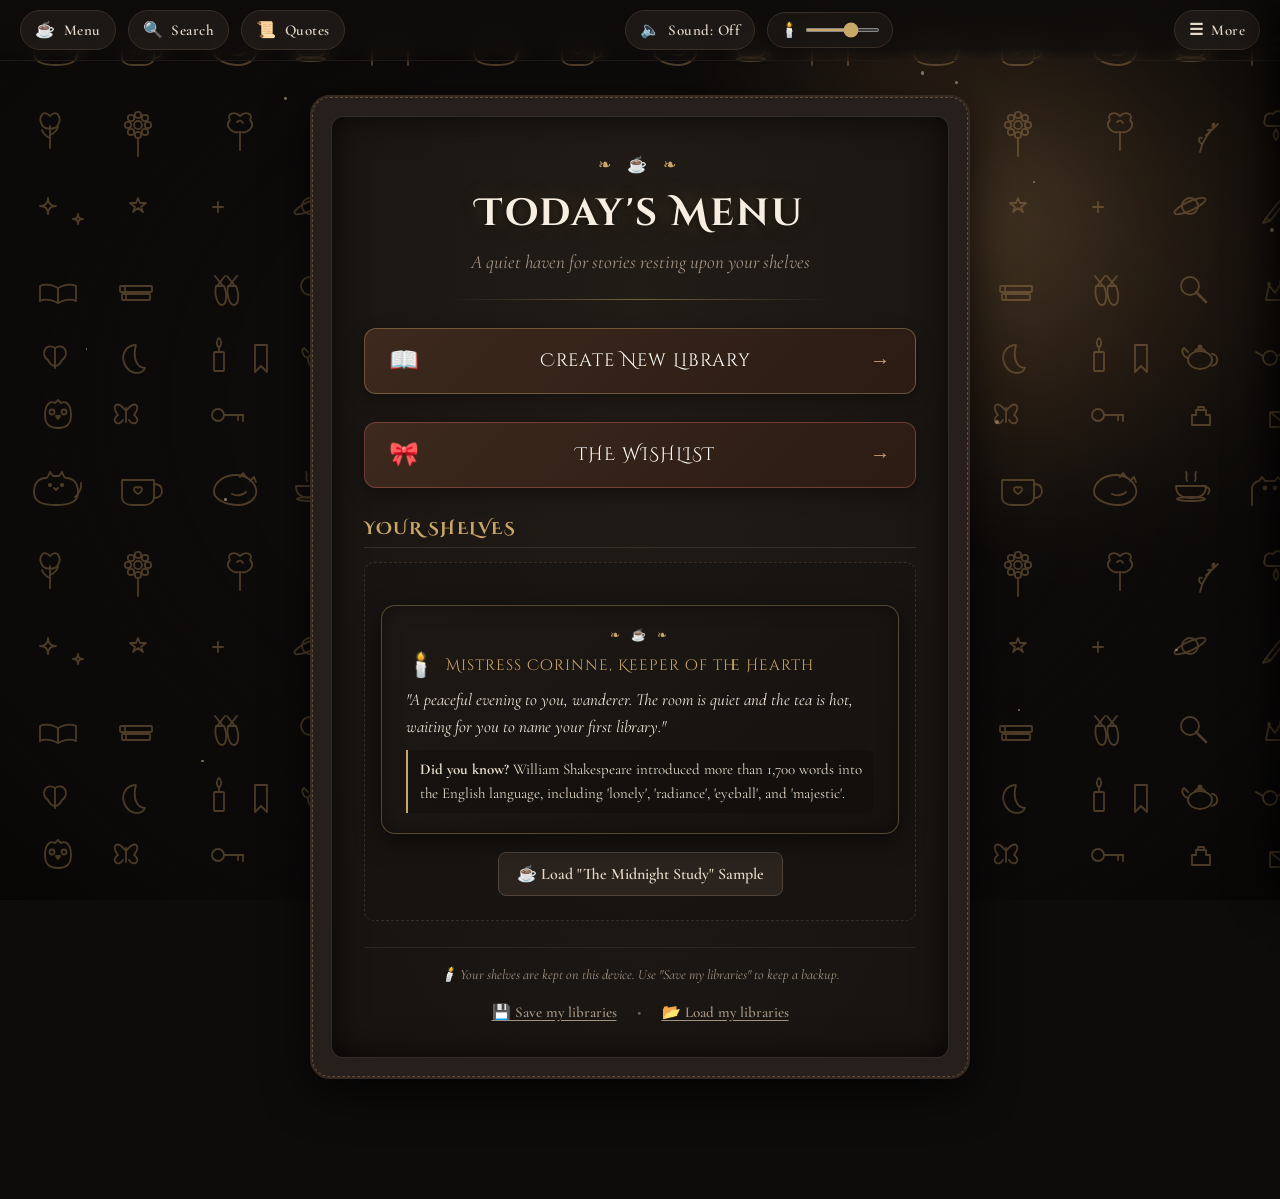
<file: index.html>
<!DOCTYPE html>
<html lang="en">
<head>
  <meta charset="UTF-8">
  <meta name="viewport" content="width=device-width, initial-scale=1.0">
  <title>Cozy Library Book Keeper</title>
  <meta name="description" content="A personal cozy dark-academia book recorder and virtual bookshelf keeper.">
  <meta name="theme-color" content="#141110">

  <!-- Google Fonts: MonteCarlo (Name band), Cinzel Decorative (Headings), Cormorant Garamond (Body & Spines) -->
  <link rel="preconnect" href="https://fonts.googleapis.com">
  <link rel="preconnect" href="https://fonts.gstatic.com" crossorigin>
  <link href="https://fonts.googleapis.com/css2?family=Cinzel+Decorative:wght@400;700&family=Cormorant+Garamond:ital,wght@0,500;0,600;0,700;1,500;1,600&family=MonteCarlo&display=swap" rel="stylesheet">

  <link rel="stylesheet" href="style.css">
</head>
<body data-view="menu">
  <!-- Hidden SVG Symbol Definitions for Stickers and Decorations -->
  <svg style="display: none;" aria-hidden="true">
    <defs>
      <!-- Sticker 1: Kawaii White Heart with puffy outline and warm glow -->
      <g id="sticker-heart">
        <filter id="sticker-shadow" x="-20%" y="-20%" width="140%" height="140%">
          <feDropShadow dx="0" dy="1.5" stdDeviation="1" flood-color="rgba(0,0,0,0.5)"/>
        </filter>
        <!-- Outer white sticker border -->
        <path d="M16 27.5 C16 27.5 4 20 4 11 C4 6 7.5 2.5 12 2.5 C14.5 2.5 15.5 4 16 5 C16.5 4 17.5 2.5 20 2.5 C24.5 2.5 28 6 28 11 C28 20 16 27.5 16 27.5 Z" 
              fill="#FFFFFF" stroke="#EDE4D8" stroke-width="2" stroke-linejoin="round" filter="url(#sticker-shadow)"/>
        <!-- Inner warm white heart body -->
        <path d="M16 25 C16 25 6 18.5 6 11 C6 7.2 8.8 4.5 12 4.5 C14 4.5 15.2 6 16 6.8 C16.8 6 18 4.5 20 4.5 C23.2 4.5 26 7.2 26 11 C26 18.5 16 25 16 25 Z" 
              fill="#FFFDF9"/>
        <!-- Cute highlight shine -->
        <ellipse cx="10" cy="8.5" rx="2" ry="1.2" transform="rotate(-30 10 8.5)" fill="rgba(255,255,255,0.9)"/>
      </g>

      <!-- Sticker 2: Cute Red Cross stamp with rounded puffy sticker outline -->
      <g id="sticker-cross">
        <!-- White border shape -->
        <path d="M9 5 C7 5 5 7 5 9 C5 10.5 5.8 11.8 7 12.5 C5.8 13.2 5 14.5 5 16 C5 18 7 20 9 20 C10.5 20 11.8 19.2 12.5 18 C13.2 19.2 14.5 20 16 20 C18 20 20 18 20 16 C20 14.5 19.2 13.2 18 12.5 C19.2 11.8 20 10.5 20 9 C20 7 18 5 16 5 C14.5 5 13.2 5.8 12.5 7 C11.8 5.8 10.5 5 9 5 Z" 
              transform="scale(1.2) translate(-2, -2)" fill="#FFFFFF" stroke="#E6D3CE" stroke-width="2" stroke-linejoin="round"/>
        <!-- Warm crimson cross arms with rounded caps -->
        <line x1="8" y1="8" x2="20" y2="20" stroke="#C44540" stroke-width="4.5" stroke-linecap="round"/>
        <line x1="20" y1="8" x2="8" y2="20" stroke="#C44540" stroke-width="4.5" stroke-linecap="round"/>
        <!-- Soft inner glossy line -->
        <line x1="8.5" y1="7.5" x2="11.5" y2="10.5" stroke="rgba(255,255,255,0.5)" stroke-width="1.8" stroke-linecap="round"/>
      </g>

      <!-- Sticker 3: Cute Neutral Face sticker with cozy expression -->
      <g id="sticker-neutral">
        <!-- Outer puffy sticker outline -->
        <circle cx="15" cy="15" r="13" fill="#FFFFFF" stroke="#E8E0D2" stroke-width="2" filter="url(#sticker-shadow)"/>
        <!-- Warm honey-cream face fill -->
        <circle cx="15" cy="15" r="11" fill="#F7E8CA"/>
        <!-- Eyes -->
        <ellipse cx="10.5" cy="13" rx="1.5" ry="1.8" fill="#423026"/>
        <ellipse cx="19.5" cy="13" rx="1.5" ry="1.8" fill="#423026"/>
        <circle cx="10" cy="12.3" r="0.6" fill="#FFFFFF"/>
        <circle cx="19" cy="12.3" r="0.6" fill="#FFFFFF"/>
        <!-- Soft blush -->
        <circle cx="8" cy="16.5" r="2" fill="#E8A99B" opacity="0.65"/>
        <circle cx="22" cy="16.5" r="2" fill="#E8A99B" opacity="0.65"/>
        <!-- Neutral calm straight mouth -->
        <line x1="12" y1="18.5" x2="18" y2="18.5" stroke="#423026" stroke-width="1.8" stroke-linecap="round"/>
      </g>

      <!-- Cozy Teacup with gentle rising steam curls -->
      <g id="deco-teacup">
        <path d="M6 14 C6 22 10 25 18 25 C26 25 30 22 30 14 Z" fill="#D8CFBE" stroke="#4A3B32" stroke-width="1.5"/>
        <!-- Saucer -->
        <ellipse cx="18" cy="26" rx="16" ry="2.5" fill="#C2B7A3" stroke="#4A3B32" stroke-width="1.2"/>
        <!-- Handle -->
        <path d="M29 15 C34 15 34 22 28 23" fill="none" stroke="#4A3B32" stroke-width="1.8" stroke-linecap="round"/>
        <!-- Tea liquid -->
        <ellipse cx="18" cy="14" rx="11" ry="2.2" fill="#754728"/>
        <!-- Steam swirls (CSS animated) -->
        <path class="steam-curl steam-1" d="M14 11 C13 8 16 6 15 3" fill="none" stroke="rgba(240,230,220,0.6)" stroke-width="1.2" stroke-linecap="round"/>
        <path class="steam-curl steam-2" d="M19 11 C20 8 18 6 19 2" fill="none" stroke="rgba(240,230,220,0.5)" stroke-width="1.2" stroke-linecap="round"/>
        <path class="steam-curl steam-3" d="M23 12 C22 9 24 7 23 4" fill="none" stroke="rgba(240,230,220,0.4)" stroke-width="1.1" stroke-linecap="round"/>
      </g>
    </defs>
  </svg>

  <!-- Ambient Environmental Layers -->
  <div class="ambient-layer" aria-hidden="true">
    <div class="lamp-glow"></div>
    <div class="room-vignette"></div>

    <!-- Wood-Toned Seamless Line-Art Doodle Wallpaper -->
    <svg class="doodle-wallpaper" id="doodle-wallpaper" width="100%" height="100%" aria-hidden="true">
      <defs>
        <!-- Seamless Line-Art Doodle Wallpaper Pattern Tile (440x440) -->
        <pattern id="doodle-pattern" width="440" height="440" patternUnits="userSpaceOnUse">
          <g stroke="currentColor" stroke-width="1.8" fill="none" stroke-linecap="round" stroke-linejoin="round">
            <!-- 1. Sitting Cat -->
            <path d="M34 52 C34 44 38 38 46 38 C48 38 49 35 50 32 L53 36 C55 36 57 36 59 36 L62 32 C63 35 64 38 66 38 C74 38 78 44 78 52 C78 62 70 65 56 65 C42 65 34 62 34 52 Z"/>
            <path d="M75 57 C79 54 82 48 81 43"/>
            <circle cx="50" cy="45" r="1.2" fill="currentColor"/>
            <circle cx="62" cy="45" r="1.2" fill="currentColor"/>
            <polyline points="54,48 56,50 58,48"/>

            <!-- 2. Coffee Mug with Cute Heart -->
            <path d="M122 40 L122 57 C122 62 126 65 132 65 L144 65 C150 65 154 62 154 57 L154 40 Z"/>
            <path d="M154 44 C160 44 162 47 162 51 C162 55 159 58 154 58"/>
            <path d="M134 49 C134 47 137 46 138 48 C139 46 142 47 142 49 C142 52 138 54 138 54 C138 54 134 52 134 49 Z"/>

            <!-- 3. Curled-up Sleeping Cat -->
            <path d="M214 52 C214 42 224 35 236 35 C246 35 254 41 256 49 C258 57 250 65 238 65 C226 65 214 59 214 52 Z"/>
            <path d="M250 41 L254 37 L256 42"/>
            <path d="M240 37 L243 33 L246 37"/>
            <path d="M232 54 C236 56 242 56 246 52"/>

            <!-- 4. Teacup with Rising Steam -->
            <path d="M296 46 C296 54 301 58 311 58 C321 58 326 54 326 46 Z"/>
            <ellipse cx="311" cy="59" rx="14" ry="2"/>
            <path d="M325 47 C329 47 331 50 328 54"/>
            <path d="M307 41 C305 38 308 35 306 32"/>
            <path d="M315 41 C317 38 314 35 316 32"/>

            <!-- 5. Peeking Cat -->
            <path d="M372 65 L372 48 C372 45 376 41 379 41 L382 37 L385 41 C388 41 392 41 395 41 L398 37 L401 41 C404 41 408 45 408 48 L408 65"/>
            <circle cx="385" cy="48" r="1.5" fill="currentColor"/>
            <circle cx="395" cy="48" r="1.5" fill="currentColor"/>

            <!-- 6. Elegant Tulip -->
            <path d="M42 125 C38 118 43 108 50 116 C57 108 62 118 58 125 C55 130 45 130 42 125 Z"/>
            <path d="M50 126 L50 148"/>
            <path d="M50 138 C44 136 42 130 42 130"/>
            <path d="M50 135 C56 133 58 127 58 127"/>

            <!-- 7. Gentle Daisy Flower -->
            <circle cx="138" cy="125" r="4"/>
            <circle cx="138" cy="115" r="3.2"/><circle cx="138" cy="135" r="3.2"/><circle cx="128" cy="125" r="3.2"/><circle cx="148" cy="125" r="3.2"/>
            <circle cx="131" cy="118" r="3.2"/><circle cx="145" cy="132" r="3.2"/><circle cx="131" cy="132" r="3.2"/><circle cx="145" cy="118" r="3.2"/>
            <path d="M138 139 L138 156"/>

            <!-- 8. Swirled Rose / Lotus Blossom -->
            <path d="M230 120 C226 115 234 110 240 116 C246 110 254 115 250 120 C256 126 248 134 240 132 C232 134 224 126 230 120 Z"/>
            <path d="M237 122 C239 120 242 120 243 123"/>
            <path d="M240 132 L240 150"/>

            <!-- 9. Delicate Botanical Sprig -->
            <path d="M320 152 C322 142 328 132 338 124"/>
            <path d="M322 144 C318 142 318 136 322 138"/>
            <path d="M326 135 C330 133 332 128 328 130"/>
            <path d="M333 128 C331 123 336 122 334 126"/>

            <!-- 10. Little Cloud & Raindrops -->
            <path d="M388 126 C385 126 383 123 385 119 C384 115 389 112 393 114 C395 110 402 110 405 114 C408 112 413 115 412 119 C415 122 413 126 409 126 Z"/>
            <path d="M394 133 C393 137 396 140 396 140 C396 140 399 137 398 133 C397 131 396 129 396 129 C396 129 395 131 394 133 Z"/>
            <path d="M404 135 C403 139 406 142 406 142 C406 142 409 139 408 135 C407 133 406 131 406 131 C406 131 405 133 404 135 Z"/>

            <!-- 11. Starlight & 4-Point Sparkles (✨) -->
            <path d="M48 198 Q48 206 40 206 Q48 206 48 214 Q48 206 56 206 Q48 206 48 198 Z"/>
            <path d="M78 214 Q78 219 73 219 Q78 219 78 224 Q78 219 83 219 Q78 219 78 214 Z"/>

            <!-- 12. Celestial Five-Point Star -->
            <polygon points="138,198 140,203 146,203 141,207 143,212 138,208 133,212 135,207 130,203 136,203"/>
            <line x1="218" y1="202" x2="218" y2="212"/><line x1="213" y1="207" x2="223" y2="207"/>

            <!-- 13. Saturn with Tilted Rings -->
            <circle cx="310" cy="206" r="8"/>
            <ellipse cx="310" cy="206" rx="17" ry="4.5" transform="rotate(-25 310 206)"/>

            <!-- 14. Fountain Pen & Feather Quill -->
            <path d="M386 218 L402 198 L406 201 L390 221 L383 223 Z"/>
            <line x1="386" y1="218" x2="390" y2="221"/>

            <!-- 15. Open Book -->
            <path d="M40 286 C46 283 52 285 58 288 L58 303 C52 300 46 298 40 301 Z"/>
            <path d="M58 288 C64 285 70 283 76 286 L76 301 C70 298 64 300 58 303 Z"/>

            <!-- 16. Stacked Reading Books -->
            <rect x="122" y="294" width="28" height="6" rx="1"/>
            <rect x="120" y="286" width="32" height="6" rx="1"/>
            <line x1="126" y1="294" x2="126" y2="300"/>
            <line x1="125" y1="286" x2="125" y2="292"/>

            <!-- 17. Ballerina Pointe Shoes with Criss-Cross Ribbons -->
            <path d="M216 286 C214 296 218 305 222 305 C226 305 228 296 224 286 Z"/>
            <path d="M228 286 C226 296 230 305 234 305 C238 305 240 296 236 286 Z"/>
            <line x1="217" y1="286" x2="225" y2="276"/><line x1="223" y1="286" x2="215" y2="276"/>
            <line x1="229" y1="286" x2="237" y2="276"/><line x1="235" y1="286" x2="227" y2="276"/>

            <!-- 18. Magnifying Glass -->
            <circle cx="310" cy="286" r="9"/>
            <line x1="316" y1="292" x2="326" y2="302" stroke-width="2.5"/>

            <!-- 19. Royal Academic Crown -->
            <path d="M386 300 L389 285 L395 293 L401 283 L407 293 L413 285 L416 300 Z"/>
            <circle cx="389" cy="284" r="1" fill="currentColor"/>
            <circle cx="401" cy="282" r="1" fill="currentColor"/>
            <circle cx="413" cy="284" r="1" fill="currentColor"/>

            <!-- 20. Oak / Ginkgo Leaf -->
            <path d="M48 360 C40 355 45 342 55 348 C65 342 70 355 62 360 C58 368 52 368 48 360 Z"/>
            <line x1="55" y1="348" x2="55" y2="368"/>

            <!-- 21. Crescent Moon -->
            <path d="M136 345 C126 345 120 355 125 365 C130 375 142 375 145 368 C138 368 132 360 136 345 Z"/>

            <!-- 22. Lit Candle with Flame -->
            <rect x="214" y="352" width="10" height="19" rx="1"/>
            <line x1="219" y1="352" x2="219" y2="348"/>
            <path d="M219 348 C216 345 216 340 219 338 C222 340 222 345 219 348 Z"/>

            <!-- 23. Ribbon Bookmark -->
            <path d="M255 345 L267 345 L267 372 L261 366 L255 372 Z"/>

            <!-- 24. Vintage Teapot -->
            <ellipse cx="320" cy="360" rx="12" ry="9"/>
            <path d="M308 358 C302 356 301 350 304 348 L308 352"/>
            <path d="M332 354 C338 354 340 364 332 366"/>
            <path d="M315 351 C317 348 323 348 325 351"/>
            <circle cx="320" cy="347" r="1.5" fill="currentColor"/>

            <!-- 25. Reading Spectacles -->
            <circle cx="390" cy="358" r="7"/>
            <circle cx="410" cy="358" r="7"/>
            <path d="M397 356 C400 354 403 354 403 356"/>
            <line x1="383" y1="356" x2="376" y2="352"/>
            <line x1="417" y1="356" x2="424" y2="352"/>

            <!-- 26. Wise Little Owl -->
            <path d="M45 415 C45 405 50 400 55 403 L58 400 L61 403 C66 400 71 405 71 415 C71 425 66 428 58 428 C50 428 45 425 45 415 Z"/>
            <circle cx="52" cy="412" r="2.5"/><circle cx="64" cy="412" r="2.5"/>
            <polygon points="56,416 60,416 58,419" fill="currentColor"/>

            <!-- 27. Gentle Butterfly -->
            <path d="M125 410 C118 400 110 405 118 415 C110 420 118 428 123 420"/>
            <path d="M127 410 C134 400 142 405 134 415 C142 420 134 428 129 420"/>
            <line x1="126" y1="408" x2="126" y2="422"/>

            <!-- 28. Antique Skeleton Key -->
            <circle cx="218" cy="415" r="6"/>
            <line x1="224" y1="415" x2="243" y2="415"/>
            <line x1="238" y1="415" x2="238" y2="420"/>
            <line x1="243" y1="415" x2="243" y2="421"/>

            <!-- 29. Antique Ink Bottle with Cork -->
            <path d="M312 425 L312 415 L316 415 L316 410 L326 410 L326 415 L330 415 L330 425 Z"/>
            <rect x="318" y="407" width="6" height="3" rx="0.5"/>

            <!-- 30. Sealed Letter Envelope -->
            <rect x="390" y="412" width="22" height="15" rx="1"/>
            <polyline points="390,412 401,421 412,412"/>
          </g>
        </pattern>
      </defs>
      <rect width="100%" height="100%" fill="url(#doodle-pattern)"/>
    </svg>
    <div class="dust-specks-container" id="dust-specks"></div>
  </div>

  <!-- Global Dimmer & Ambient Sound Bar (Top Persistent Accessory) -->
  <header class="ambient-dock" aria-label="Room Controls">
    <div class="dock-left">
      <button type="button" class="dock-btn" id="btn-dock-menu" title="Open Today's Menu" aria-label="Go to Today's Menu">
        <span class="dock-icon">☕</span>
        <span class="dock-label">Menu</span>
      </button>
      <button type="button" class="dock-btn" id="btn-dock-search" title="Search All Shelves" aria-label="Search All Shelves">
        <span class="dock-icon">🔍</span>
        <span class="dock-label">Search</span>
      </button>
      <button type="button" class="dock-btn" id="btn-dock-quotes" title="Quotes Journal" aria-label="Quotes Journal">
        <span class="dock-icon">📜</span>
        <span class="dock-label">Quotes</span>
      </button>
    </div>
    
    <div class="dock-center">
      <!-- Cozy Procedural Web Audio Soundscape Control -->
      <div class="audio-control-cluster" id="audio-cluster">
        <button type="button" class="dock-btn" id="btn-sound-toggle" title="Toggle Cozy Sounds" aria-label="Toggle Cozy Audio">
          <span class="dock-icon" id="sound-icon">🔈</span>
          <span class="dock-label" id="sound-status-label">Sound: Off</span>
        </button>
        <div class="sound-popover" id="sound-popover" hidden>
          <div class="sound-popover-title">Ambient Soundscape</div>
          <div class="sound-options">
            <button type="button" class="sound-chip active" data-sound="off">Off</button>
            <button type="button" class="sound-chip" data-sound="rain">🌧️ Soft Rain</button>
            <button type="button" class="sound-chip" data-sound="fireplace">🔥 Fireplace</button>
          </div>
          <div class="volume-slider-group">
            <label for="sound-volume-slider">Volume</label>
            <input type="range" id="sound-volume-slider" min="0" max="1" step="0.05" value="0.25">
          </div>
        </div>
      </div>

      <!-- Room Light Dimmer Control -->
      <div class="dimmer-cluster" title="Adjust cozy room brightness">
        <span class="dimmer-icon">🕯️</span>
        <label for="room-dimmer-input" class="sr-only">Room Light</label>
        <input type="range" id="room-dimmer-input" min="0.4" max="1.1" step="0.05" value="0.85" title="Room light">
      </div>
    </div>

    <div class="dock-right">
      <button type="button" class="dock-btn" id="btn-open-side-drawer" title="Open Side Menu" aria-label="Open Side Menu">
        <span class="dock-icon">☰</span>
        <span class="dock-label">More</span>
      </button>
    </div>
  </header>

  <!-- Main View Container -->
  <main class="main-content">
    
    <!-- ========================================== -->
    <!-- SCREEN 1: TODAY'S MENU BOARD               -->
    <!-- ========================================== -->
    <section class="view-panel" id="view-menu" aria-label="Today's Menu Screen">
      <div class="menu-board-wrapper">
        <div class="menu-board-card">
          <!-- Wavy / Scalloped Decorative Inner Border -->
          <div class="menu-scallop-border">
            <div class="menu-board-inner">
              
              <div class="menu-header">
                <div class="menu-ornament-top">❧ ☕ ❧</div>
                <h1 class="menu-title">Today's Menu</h1>
                <p class="menu-subtitle">A quiet haven for stories resting upon your shelves</p>
                <div class="menu-divider-line"></div>
              </div>

              <!-- Primary Actions: Create New Library & Wishlist Shelf -->
              <div class="menu-actions">
                <button type="button" class="btn-menu-action" id="btn-menu-create-lib">
                  <span class="btn-action-icon">📖</span>
                  <span class="btn-action-text">Create New Library</span>
                  <span class="btn-action-arrow">→</span>
                </button>
                <button type="button" class="btn-menu-action btn-wishlist-action" id="btn-menu-wishlist-action">
                  <span class="btn-action-icon">🎀</span>
                  <span class="btn-action-text" id="btn-menu-wishlist-text">THE WISHLIST</span>
                  <span class="btn-action-arrow">→</span>
                </button>
              </div>

              <!-- Saved Libraries List -->
              <div class="menu-libraries-section">
                <h2 class="menu-section-heading">Your Shelves</h2>
                
                <div class="libraries-list" id="menu-libraries-container">
                  <!-- Dynamically rendered library cards -->
                </div>

                <!-- Empty State -->
                <div class="menu-empty-state" id="menu-empty-state">
                  <div class="tavern-lady-empty" id="menu-empty-tavern-box"></div>
                  <button type="button" class="btn-secondary" id="btn-load-sample-empty">
                    ☕ Load "The Midnight Study" Sample
                  </button>
                </div>
              </div>

              <!-- Menu Board Footer (Backup & Sample actions) -->
              <div class="menu-footer">
                <p class="storage-reminder-note">
                  🕯️ Your shelves are kept on this device. Use "Save my libraries" to keep a backup.
                </p>
                <div class="backup-button-row">
                  <button type="button" class="btn-text-action" id="btn-backup-export" title="Download your libraries as a JSON file">
                    💾 Save my libraries
                  </button>
                  <span class="footer-separator">•</span>
                  <button type="button" class="btn-text-action" id="btn-backup-import" title="Restore libraries from a JSON file">
                    📂 Load my libraries
                  </button>
                </div>
              </div>

            </div>
          </div>
        </div>
      </div>
    </section>

    <!-- ========================================== -->
    <!-- SCREEN 2: INSIDE A LIBRARY (BOOKSHELVES)   -->
    <!-- ========================================== -->
    <section class="view-panel" id="view-library" aria-label="Bookshelf Screen" hidden>
      <div class="shelf-room-container">
        
        <!-- Shelf Unit with Perimeter Frame -->
        <div class="shelf-unit" id="shelf-unit">
          
          <!-- Top Crown Molding of Shelf -->
          <div class="shelf-crown"></div>

          <!-- Upper Shelf Row -->
          <div class="shelf-level" id="shelf-upper-level">
            <div class="shelf-compartment">
              <!-- Inline Wood Dividers & Book Slots -->
              <div class="divider-post post-left"></div>
              <div class="books-track" id="track-upper" role="region" aria-label="Upper Shelf Books">
                <!-- Book Spines rendered here -->
              </div>
              <div class="divider-post post-right"></div>
            </div>
            <!-- Horizontal Shelf Plank with Drop Shadow -->
            <div class="shelf-plank"></div>
          </div>

          <!-- Central Name Band (6 to 8 cm thick on desktop, ~240-280px; 110-140px on mobile) -->
          <div class="name-band" id="shelf-name-band" role="banner">
            <!-- Subtle Ambient Shining Glimmers & Sparkles -->
            <div class="name-band-sparkles" aria-hidden="true">
              <span class="glimmer-star star-1">✦</span>
              <span class="glimmer-star star-2">✧</span>
              <span class="glimmer-star star-3">✦</span>
              <span class="glimmer-star star-4">✧</span>
              <span class="glimmer-star star-5">✦</span>
              <span class="glimmer-star star-6">✧</span>
            </div>
            <!-- Soft Golden Aura Halo behind the dramatic title -->
            <div class="band-golden-halo" aria-hidden="true"></div>

            <div class="name-band-decorations" aria-hidden="true">
              <!-- Steaming Teacup ornament resting on the band ledge -->
              <div class="teacup-ornament" title="A hot cup of Earl Grey">
                <svg viewBox="0 0 36 30" class="svg-teacup-art">
                  <use href="#deco-teacup"></use>
                </svg>
              </div>
            </div>

            <!-- Center Library Title in MonteCarlo with Decorative Flourishes -->
            <div class="library-title-container">
              <span class="band-flourish flourish-left" aria-hidden="true">❧ ✧</span>
              <h1 class="library-name-title" id="library-display-title">My Cozy Library</h1>
              <span class="band-flourish flourish-right" aria-hidden="true">✧ ❧</span>
            </div>
            <div class="name-band-sub-info" id="library-book-count-badge">0 stories resting</div>
          </div>

          <!-- Lower Shelf Row -->
          <div class="shelf-level" id="shelf-lower-level">
            <div class="shelf-compartment">
              <div class="divider-post post-left"></div>
              <div class="books-track" id="track-lower" role="region" aria-label="Lower Shelf Books">
                <!-- Book Spines rendered here -->
              </div>
              <div class="divider-post post-right"></div>
            </div>
            <div class="shelf-plank"></div>
          </div>

          <!-- Shelf Navigation Rail (Step up / down across unlimited shelves) -->
          <div class="shelf-nav-rail" id="shelf-nav-rail" aria-label="Shelf Navigation Controls">
            <button type="button" class="btn-shelf-nav" id="btn-shelf-up" title="Scroll Up a Shelf (Arrow Up)" aria-label="Scroll Up a Shelf">
              ▲
            </button>
            <div class="shelf-indicator-badge" id="shelf-indicator-badge" title="Visible shelf rows">
              <span id="shelf-page-indicator">Shelves 1–2 of 2</span>
            </div>
            <button type="button" class="btn-shelf-nav" id="btn-shelf-down" title="Scroll Down a Shelf (Arrow Down)" aria-label="Scroll Down a Shelf">
              ▼
            </button>
          </div>

          <!-- Shelf Empty State Message (Tavern Lady) -->
          <div class="shelf-empty-tavern-box" id="shelf-empty-state" hidden></div>

          <!-- Shelf Base Floorboard -->
          <div class="shelf-base"></div>
        </div>

        <!-- Floating Action Button Cluster: Move Stories ⇄ & Add Stories + -->
        <div class="fab-cluster" id="fab-cluster">
          <button type="button" class="fab-btn fab-move-stories" id="fab-move-stories" title="Move stories to another library" aria-label="Move Stories to another library">
            <span class="fab-icon">⇄</span>
            <span class="fab-text">Move Stories</span>
          </button>
          <button type="button" class="fab-btn fab-add-story" id="fab-add-story" aria-label="Add Stories to this shelf">
            <span class="fab-plus">+</span>
            <span class="fab-text">Add Stories</span>
          </button>
        </div>

        <!-- Floating Selection Mode Banner for Moving Stories -->
        <div class="selection-mode-banner" id="selection-mode-banner" hidden>
          <div class="selection-banner-info">
            <span class="selection-banner-title">Pick the stories to move</span>
            <span class="selection-counter" id="selection-counter">0 selected</span>
          </div>
          <div class="selection-banner-actions">
            <button type="button" class="btn-selection-cancel" id="btn-cancel-selection">Cancel</button>
            <button type="button" class="btn-selection-move" id="btn-submit-selection" disabled>Move to... →</button>
          </div>
        </div>

      </div>
    </section>

    <!-- ========================================== -->
    <!-- SCREEN 3: UNIVERSAL SEARCH & FILTERS       -->
    <!-- ========================================== -->
    <section class="view-panel" id="view-search" aria-label="Search Screen" hidden>
      <div class="search-desk-wrapper">
        <div class="search-desk-card">
          <div class="menu-scallop-border">
            <div class="search-desk-inner">
              <div class="search-header">
                <div class="menu-ornament-top">❧ 🔍 ❧</div>
                <h1 class="search-title">The Archive Search</h1>
                <p class="search-subtitle">Search across all reading rooms, book titles, authors, and gathered quotes</p>
                <div class="menu-divider-line"></div>
              </div>

              <!-- Search Input Box -->
              <div class="search-input-group">
                <span class="search-input-icon">🔍</span>
                <input type="search" id="input-search-query" class="cozy-search-input" placeholder="Search by title, author, genre, or quote..." autocomplete="off">
                <button type="button" id="btn-search-clear-input" class="search-clear-btn" title="Clear input" hidden>✕</button>
              </div>

              <!-- Filter Controls Bar -->
              <div class="search-filter-bar">
                <div class="filter-control-item">
                  <label for="filter-library-select">Library</label>
                  <select id="filter-library-select" class="cozy-select">
                    <option value="all">All Shelves</option>
                  </select>
                </div>

                <div class="filter-control-item">
                  <label for="filter-genre-select">Genre</label>
                  <select id="filter-genre-select" class="cozy-select">
                    <option value="all">All Genres</option>
                  </select>
                </div>

                <div class="filter-control-item">
                  <label for="filter-sticker-select">Remark</label>
                  <select id="filter-sticker-select" class="cozy-select">
                    <option value="all">All Remarks</option>
                    <option value="heart">Loved 🤍</option>
                    <option value="cross">Dropped ❌</option>
                    <option value="neutral">Neutral 😐</option>
                    <option value="none">No Sticker</option>
                  </select>
                </div>

                <div class="filter-control-item">
                  <label for="filter-status-select">Reading Status</label>
                  <select id="filter-status-select" class="cozy-select">
                    <option value="all">All Statuses</option>
                    <option value="to-read">To Read ⏳</option>
                    <option value="reading">Reading 📖</option>
                    <option value="finished">Finished ✨</option>
                    <option value="not-set">Not set</option>
                  </select>
                </div>

                <div class="filter-control-item">
                  <label for="filter-sort-select">Sort By</label>
                  <select id="filter-sort-select" class="cozy-select">
                    <option value="title">Title (A–Z)</option>
                    <option value="author">Author (A–Z)</option>
                    <option value="date-newest">Date Added (Newest)</option>
                    <option value="date-oldest">Date Added (Oldest)</option>
                  </select>
                </div>

                <div class="filter-control-item filter-btn-box">
                  <label>&nbsp;</label>
                  <button type="button" class="btn-secondary btn-clear-filters" id="btn-clear-filters">
                    Reset Filters
                  </button>
                </div>
              </div>

              <!-- Search Results Counter -->
              <div class="search-results-meta" id="search-results-meta">
                <span id="search-count-label">0 stories and 0 quotes found</span>
              </div>

              <!-- Books Section -->
              <div class="search-section" id="search-books-section">
                <h2 class="search-section-title">Stories</h2>
                <div class="search-books-grid" id="search-books-container">
                  <!-- Dynamically populated -->
                </div>
              </div>

              <!-- Quotes Section -->
              <div class="search-section" id="search-quotes-section">
                <h2 class="search-section-title">Quotes Found</h2>
                <div class="search-quotes-list" id="search-quotes-container">
                  <!-- Dynamically populated -->
                </div>
              </div>

              <!-- Tavern Lady Empty State -->
              <div class="search-empty-box" id="search-empty-state" hidden>
                <!-- Injected dynamically via TavernLady -->
              </div>

              <div class="search-footer-nav">
                <button type="button" class="btn-text-action" id="btn-search-back-menu">
                  ← Return to Today's Menu
                </button>
              </div>

            </div>
          </div>
        </div>
      </div>
    </section>

    <!-- ========================================== -->
    <!-- SCREEN 4: COMMONPLACE QUOTES JOURNAL       -->
    <!-- ========================================== -->
    <section class="view-panel" id="view-quotes" aria-label="Quotes Journal Screen" hidden>
      <div class="quotes-journal-wrapper">
        <div class="quotes-journal-card">
          <div class="menu-scallop-border">
            <div class="quotes-journal-inner">
              <div class="quotes-header">
                <div class="menu-ornament-top">❧ 📜 ❧</div>
                <h1 class="quotes-title">The Commonplace Book</h1>
                <p class="quotes-subtitle">Passages, reflections, and treasured words gathered from your reading</p>
                <div class="menu-divider-line"></div>
              </div>

              <!-- Quote of the Evening Illuminated Card -->
              <div class="quote-of-evening-card" id="quote-evening-card">
                <div class="evening-card-badge">
                  <span>🌙 Quote of the Evening</span>
                  <button type="button" class="btn-shuffle-evening" id="btn-shuffle-evening" title="Draw another random quote" aria-label="Draw another random quote">
                    🔀 Draw Another
                  </button>
                </div>
                <div class="evening-quote-body">
                  <blockquote class="evening-quote-text" id="evening-quote-text">
                    "Words are, in my not-so-humble opinion, our most inexhaustible source of magic."
                  </blockquote>
                  <div class="evening-quote-cite" id="evening-quote-cite">
                    — <span class="cite-author">J.K. Rowling</span>, <em class="cite-book">Harry Potter and the Deathly Hallows</em>
                  </div>
                </div>
              </div>

              <!-- Inscribe Action Bar -->
              <div class="quotes-action-bar">
                <button type="button" class="btn-menu-action" id="btn-open-quote-modal">
                  <span class="btn-action-icon">✒️</span>
                  <span class="btn-action-text">Inscribe a New Quote</span>
                  <span class="btn-action-arrow">+</span>
                </button>
              </div>

              <!-- Quotes List Container -->
              <div class="quotes-list-section">
                <h2 class="quotes-section-heading">Gathered Quotes</h2>
                <div class="quotes-grid" id="quotes-list-container">
                  <!-- Dynamically populated quote cards -->
                </div>

                <!-- Empty State -->
                <div class="quotes-empty-box" id="quotes-empty-state" hidden>
                  <!-- Injected dynamically via TavernLady -->
                </div>
              </div>

              <div class="quotes-footer-nav">
                <button type="button" class="btn-text-action" id="btn-quotes-back-menu">
                  ← Return to Today's Menu
                </button>
              </div>

            </div>
          </div>
        </div>
      </div>
    </section>

  </main>

  <!-- ========================================== -->
  <!-- SIDE NAVIGATION DRAWER (Slide-over panel)  -->
  <!-- ========================================== -->
  <div class="drawer-overlay" id="drawer-overlay" hidden></div>
  <aside class="side-drawer" id="side-drawer" aria-label="Library Navigation Menu" hidden>
    <div class="drawer-header">
      <button type="button" class="drawer-icon-btn" id="btn-drawer-back" title="Back to Today's Menu" aria-label="Back to Today's Menu">
        ← Menu
      </button>
      <h2 class="drawer-title">Study Menu</h2>
      <button type="button" class="drawer-icon-btn" id="btn-drawer-close" title="Close Side Menu" aria-label="Close Side Menu">
        ✕
      </button>
    </div>

    <div class="drawer-content">
      <!-- Section: Study Navigation -->
      <div class="drawer-section">
        <h3 class="drawer-section-title">Study Navigation</h3>
        <div class="drawer-nav-stack">
          <button type="button" class="drawer-link-btn" id="btn-drawer-nav-menu">
            ☕ Today's Menu
          </button>
          <button type="button" class="drawer-link-btn" id="btn-drawer-nav-search">
            🔍 Search All Shelves
          </button>
          <button type="button" class="drawer-link-btn" id="btn-drawer-nav-quotes">
            📜 Commonplace Quotes
          </button>
          <button type="button" class="drawer-link-btn" id="btn-drawer-nav-wishlist">
            🎀 THE WISHLIST
          </button>
        </div>
      </div>

      <!-- Section: Library Switcher -->
      <div class="drawer-section">
        <h3 class="drawer-section-title">Your Libraries</h3>
        <ul class="drawer-library-list" id="drawer-library-list">
          <!-- Dynamic library links -->
        </ul>
        <div class="drawer-btn-stack">
          <button type="button" class="btn-drawer-action" id="btn-drawer-create-lib">
            + Create New Library
          </button>
          <button type="button" class="btn-drawer-action secondary" id="btn-drawer-create-wishlist">
            🎀 + THE WISHLIST
          </button>
        </div>
      </div>

      <!-- Section: Current Library Management -->
      <div class="drawer-section" id="drawer-current-lib-section">
        <h3 class="drawer-section-title">Current Library</h3>
        <button type="button" class="drawer-link-btn" id="btn-drawer-edit-current">
          ✏️ Edit Library Details
        </button>
        <button type="button" class="drawer-link-btn danger" id="btn-drawer-delete-current">
          🗑️ Delete This Library
        </button>
      </div>

      <!-- Section: Ambience & Atmosphere -->
      <div class="drawer-section">
        <h3 class="drawer-section-title">Ambience</h3>
        <div class="drawer-setting-row">
          <span>🕯️ Room Light</span>
          <input type="range" id="drawer-dimmer-slider" min="0.4" max="1.1" step="0.05" value="0.85">
        </div>
      </div>

      <!-- Section: Data Preservation -->
      <div class="drawer-section">
        <h3 class="drawer-section-title">Data & Backups</h3>
        <p class="drawer-hint">Your shelves are kept on this device. Use 'Save my libraries' to keep a backup.</p>
        <div class="drawer-btn-stack">
          <button type="button" class="btn-drawer-action secondary" id="btn-drawer-export">
            💾 Save my libraries (.json)
          </button>
          <button type="button" class="btn-drawer-action secondary" id="btn-drawer-import">
            📂 Load my libraries (.json)
          </button>
        </div>
      </div>
    </div>
  </aside>

  <!-- ========================================== -->
  <!-- MODAL 1: QUICK BOOK POP-UP (On tap book)   -->
  <!-- ========================================== -->
  <dialog class="cozy-modal modal-quick-book" id="modal-quick-book">
    <div class="quick-book-card">
      <div class="quick-book-header">
        <h3 class="quick-book-title" id="quick-book-name">Book Title</h3>
        <button type="button" class="modal-close-btn" id="btn-quick-close" aria-label="Close pop-up">✕</button>
      </div>
      <p class="quick-book-author" id="quick-book-author">By Author Name</p>
      
      <div class="quick-book-actions">
        <button type="button" class="btn-quick-action wishlist-action" id="btn-quick-wishlist-gotit" hidden title="Move from wishlist to a shelf">
          ✨ Got it!
        </button>
        <button type="button" class="btn-quick-action" id="btn-quick-move" title="Move story to another library">
          ⇄ Move
        </button>
        <button type="button" class="btn-quick-action" id="btn-quick-change-name">
          ✏️ Rename
        </button>
        <button type="button" class="btn-quick-action primary" id="btn-quick-details">
          📜 Details
        </button>
      </div>
    </div>
  </dialog>

  <!-- ========================================== -->
  <!-- MODAL 2: MORE ABOUT POP-UP (Deep details)  -->
  <!-- ========================================== -->
  <dialog class="cozy-modal modal-details" id="modal-details">
    <div class="details-card">
      <div class="details-header">
        <h2 class="details-title" id="details-book-name">The Secret History</h2>
        <button type="button" class="modal-close-btn" id="btn-details-close" aria-label="Close details">✕</button>
      </div>

      <div class="details-body">
        <div class="details-meta-row">
          <div class="details-meta-text">
            <p class="details-author-line"><strong>Author:</strong> <span id="details-author">Donna Tartt</span></p>
            <p class="details-genre-line"><strong>Genre:</strong> <span id="details-genre">Dark Academia / Fiction</span></p>
            <p class="details-status-line" id="details-status-row">
              <strong>Reading Status:</strong> <span class="status-badge-pill" id="details-status-pill">Not set</span>
            </p>
          </div>
          <!-- Cute sticker badge beside details -->
          <div class="details-sticker-badge" id="details-sticker-container" title="Book remark sticker">
            <!-- Inline SVG sticker injected here -->
          </div>
        </div>

        <div class="details-desc-box">
          <h4 class="details-desc-heading">Notes & Impressions</h4>
          <div class="details-description-text" id="details-description">
            No notes written yet for this story.
          </div>
        </div>

        <!-- Quotes belonging to this book -->
        <div class="details-quotes-box" id="details-quotes-box">
          <div class="details-quotes-header">
            <h4 class="details-desc-heading">Quotes from this Story</h4>
            <button type="button" class="btn-text-small" id="btn-details-add-quote">+ Inscribe Quote</button>
          </div>
          <div class="details-quotes-list" id="details-quotes-list">
            <!-- Dynamically populated -->
          </div>
        </div>
      </div>

      <div class="details-footer">
        <button type="button" class="btn-primary wishlist-action" id="btn-details-wishlist-gotit" hidden>
          ✨ Got it! Move to a shelf
        </button>
        <button type="button" class="btn-secondary" id="btn-details-delete">
          🗑️ Delete Story
        </button>
        <button type="button" class="btn-primary" id="btn-details-edit">
          ✏️ Edit Story
        </button>
      </div>
    </div>
  </dialog>

  <!-- ========================================== -->
  <!-- MODAL 3: QUICK CHANGE NAME PROMPT          -->
  <!-- ========================================== -->
  <dialog class="cozy-modal modal-small" id="modal-change-name">
    <form class="cozy-form" id="form-change-name" method="dialog">
      <h3 class="modal-title">Change Book Name</h3>
      <div class="form-group">
        <label for="input-quick-name">New Title</label>
        <input type="text" id="input-quick-name" required maxlength="120" placeholder="Enter book title...">
      </div>
      <div class="modal-actions">
        <button type="button" class="btn-secondary" id="btn-cancel-quick-name">Cancel</button>
        <button type="submit" class="btn-primary">Update</button>
      </div>
    </form>
  </dialog>

  <!-- ========================================== -->
  <!-- MODAL 4: CREATE / EDIT LIBRARY FORM        -->
  <!-- ========================================== -->
  <dialog class="cozy-modal modal-form-dialog" id="modal-library-form">
    <form class="cozy-form" id="form-library" method="dialog">
      <div class="form-header">
        <h2 class="modal-title" id="library-form-title">Create New Library</h2>
        <button type="button" class="modal-close-btn" id="btn-lib-form-close" aria-label="Close form">✕</button>
      </div>

      <div class="form-body">
        <!-- 1. Library Name -->
        <div class="form-group">
          <label for="input-lib-name">Library Name</label>
          <input type="text" id="input-lib-name" required maxlength="60" placeholder="e.g. Midnight Study, Winter Archives...">
        </div>

        <!-- 2. Shelf Wood Swatches -->
        <div class="form-group">
          <label id="label-shelf-wood">Choose your shelf wood</label>
          <div class="wood-swatches-grid" role="radiogroup" aria-labelledby="label-shelf-wood">
            
            <label class="wood-swatch-card" data-wood="cafe-noir">
              <input type="radio" name="shelf-wood" value="cafe-noir" checked>
              <div class="swatch-preview wood-cafe-noir">
                <div class="swatch-wood-grain"></div>
              </div>
              <div class="swatch-info">
                <span class="swatch-title">Café Noir</span>
                <span class="swatch-desc">Rich coffee-brown wood</span>
              </div>
            </label>

            <label class="wood-swatch-card" data-wood="dark-olive">
              <input type="radio" name="shelf-wood" value="dark-olive">
              <div class="swatch-preview wood-dark-olive">
                <div class="swatch-wood-grain"></div>
              </div>
              <div class="swatch-info">
                <span class="swatch-title">Dark Olive</span>
                <span class="swatch-desc">Deep olive-green wood</span>
              </div>
            </label>

            <label class="wood-swatch-card" data-wood="strawberry-coral">
              <input type="radio" name="shelf-wood" value="strawberry-coral">
              <div class="swatch-preview wood-strawberry-coral">
                <div class="swatch-wood-grain"></div>
              </div>
              <div class="swatch-info">
                <span class="swatch-title">Strawberry Coral</span>
                <span class="swatch-desc">Warm coral-red wood</span>
              </div>
            </label>

          </div>
        </div>

        <!-- 3. Name Colour (Custom Wheel Picker) -->
        <div class="form-group">
          <label>Name Colour (on the name band)</label>
          <div class="color-wheel-wrapper" id="lib-name-wheel-container">
            <div class="wheel-canvas-box">
              <canvas class="color-wheel-canvas" id="canvas-lib-wheel" width="180" height="180" title="Click or drag to pick a hue"></canvas>
              <div class="wheel-reticle" id="reticle-lib-wheel"></div>
            </div>
            <div class="wheel-controls">
              <div class="slider-row">
                <label for="slider-lib-lightness">Lightness</label>
                <input type="range" id="slider-lib-lightness" min="15" max="95" value="82">
              </div>
              <div class="color-preview-row">
                <div class="color-swatch-chip" id="chip-lib-color" style="background-color: #EBD9B4;"></div>
                <input type="text" class="color-hex-input" id="input-lib-hex" value="#EBD9B4" maxlength="7" spellcheck="false">
                <!-- Native input fallback -->
                <input type="color" class="color-native-fallback" id="native-lib-color" value="#EBD9B4" title="Native Color Picker">
              </div>
            </div>
          </div>
        </div>
      </div>

      <div class="modal-actions">
        <button type="button" class="btn-secondary" id="btn-cancel-lib-form">Cancel</button>
        <button type="submit" class="btn-primary" id="btn-submit-lib-form">Create Library</button>
      </div>
    </form>
  </dialog>

  <!-- ========================================== -->
  <!-- MODAL 5: ADD / EDIT BOOK FORM              -->
  <!-- ========================================== -->
  <dialog class="cozy-modal modal-form-dialog" id="modal-book-form">
    <form class="cozy-form" id="form-book" method="dialog">
      <div class="form-header">
        <h2 class="modal-title" id="book-form-title">Add Stories +</h2>
        <button type="button" class="modal-close-btn" id="btn-book-form-close" aria-label="Close book form">✕</button>
      </div>

      <div class="form-body">
        <div class="form-row-2">
          <!-- Book Name -->
          <div class="form-group flex-2">
            <label for="input-book-name">Book Name *</label>
            <input type="text" id="input-book-name" required maxlength="120" placeholder="e.g. The Picture of Dorian Gray">
          </div>
          <!-- Genre -->
          <div class="form-group flex-1">
            <label for="input-book-genre">Genre</label>
            <input type="text" id="input-book-genre" maxlength="40" placeholder="e.g. Classic / Gothic">
          </div>
        </div>

        <!-- Author -->
        <div class="form-group">
          <label for="input-book-author">Author</label>
          <input type="text" id="input-book-author" maxlength="80" placeholder="e.g. Oscar Wilde">
        </div>

        <!-- Reading Status (Optional) -->
        <div class="form-group">
          <label id="label-book-status">Reading Status (Optional)</label>
          <div class="reading-status-grid" role="radiogroup" aria-labelledby="label-book-status">
            <label class="status-choice-card">
              <input type="radio" name="book-status" value="not-set" checked>
              <span class="status-chip-label">Not set</span>
            </label>
            <label class="status-choice-card">
              <input type="radio" name="book-status" value="to-read">
              <span class="status-chip-label">⏳ To Read</span>
            </label>
            <label class="status-choice-card">
              <input type="radio" name="book-status" value="reading">
              <span class="status-chip-label">📖 Reading</span>
            </label>
            <label class="status-choice-card">
              <input type="radio" name="book-status" value="finished">
              <span class="status-chip-label">✨ Finished</span>
            </label>
          </div>
        </div>

        <!-- Reading Progress (Optional) -->
        <div class="form-group" id="group-book-progress">
          <label for="input-book-progress">Reading Progress (Optional)</label>
          <input type="text" id="input-book-progress" maxlength="40" placeholder="e.g. Page 142, Chapter 8...">
        </div>

        <!-- Spine Colour Picker (Colour Wheel) -->
        <div class="form-group">
          <label>Spine Colour</label>
          <div class="color-wheel-wrapper" id="book-spine-wheel-container">
            <div class="wheel-canvas-box">
              <canvas class="color-wheel-canvas" id="canvas-book-wheel" width="180" height="180" title="Click or drag to pick a hue"></canvas>
              <div class="wheel-reticle" id="reticle-book-wheel"></div>
            </div>
            <div class="wheel-controls">
              <div class="slider-row">
                <label for="slider-book-lightness">Lightness</label>
                <input type="range" id="slider-book-lightness" min="15" max="85" value="45">
              </div>
              <div class="color-preview-row">
                <div class="color-swatch-chip" id="chip-book-color" style="background-color: #5A3528;"></div>
                <input type="text" class="color-hex-input" id="input-book-hex" value="#5A3528" maxlength="7" spellcheck="false">
                <input type="color" class="color-native-fallback" id="native-book-color" value="#5A3528" title="Native Color Picker">
              </div>
              <!-- Cozy Spine Palette Presets -->
              <div class="color-palette-presets" id="book-palette-presets">
                <button type="button" class="preset-chip" data-color="#5A3528" style="background-color: #5A3528;" title="Oxblood"></button>
                <button type="button" class="preset-chip" data-color="#2D4133" style="background-color: #2D4133;" title="Forest Pine"></button>
                <button type="button" class="preset-chip" data-color="#2B3A4E" style="background-color: #2B3A4E;" title="Midnight Blue"></button>
                <button type="button" class="preset-chip" data-color="#73532C" style="background-color: #73532C;" title="Aged Amber"></button>
                <button type="button" class="preset-chip" data-color="#61304B" style="background-color: #61304B;" title="Mulberry Plum"></button>
                <button type="button" class="preset-chip" data-color="#3D3B39" style="background-color: #3D3B39;" title="Charcoal"></button>
              </div>
            </div>
          </div>
        </div>

        <!-- Book Remark: Cute Sticker Picker -->
        <div class="form-group">
          <label>Book Remark (Sticker)</label>
          <div class="sticker-selector-grid">
            <label class="sticker-choice-card">
              <input type="radio" name="book-sticker" value="none" checked>
              <div class="sticker-choice-visual empty">
                <span class="no-sticker-dash">—</span>
              </div>
              <span class="sticker-choice-label">None</span>
            </label>

            <label class="sticker-choice-card">
              <input type="radio" name="book-sticker" value="heart">
              <div class="sticker-choice-visual">
                <svg viewBox="0 0 32 32" class="choice-svg"><use href="#sticker-heart"></use></svg>
              </div>
              <span class="sticker-choice-label">Loved</span>
            </label>

            <label class="sticker-choice-card">
              <input type="radio" name="book-sticker" value="cross">
              <div class="sticker-choice-visual">
                <svg viewBox="0 0 28 28" class="choice-svg"><use href="#sticker-cross"></use></svg>
              </div>
              <span class="sticker-choice-label">Dropped</span>
            </label>

            <label class="sticker-choice-card">
              <input type="radio" name="book-sticker" value="neutral">
              <div class="sticker-choice-visual">
                <svg viewBox="0 0 30 30" class="choice-svg"><use href="#sticker-neutral"></use></svg>
              </div>
              <span class="sticker-choice-label">Neutral</span>
            </label>
          </div>
        </div>

        <!-- Description -->
        <div class="form-group">
          <label for="input-book-desc">Description / Cozy Notes</label>
          <textarea id="input-book-desc" rows="4" placeholder="Favorite quotes, thoughts on the ending, why you picked it up..."></textarea>
        </div>
      </div>

      <div class="modal-actions">
        <button type="button" class="btn-secondary" id="btn-cancel-book-form">Cancel</button>
        <button type="submit" class="btn-primary" id="btn-submit-book-form">Place on Shelf</button>
      </div>
    </form>
  </dialog>

  <!-- ========================================== -->
  <!-- MODAL 6: COZY CONFIRMATION DIALOG          -->
  <!-- ========================================== -->
  <dialog class="cozy-modal modal-small" id="modal-confirm">
    <div class="confirm-card">
      <div class="confirm-icon">📜</div>
      <h3 class="modal-title" id="confirm-title">Are you sure?</h3>
      <p class="confirm-message" id="confirm-message">This action cannot be undone.</p>
      <div class="modal-actions">
        <button type="button" class="btn-secondary" id="btn-confirm-cancel">Cancel</button>
        <button type="button" class="btn-primary danger" id="btn-confirm-ok">Confirm</button>
      </div>
    </div>
  </dialog>

  <!-- ========================================== -->
  <!-- MODAL 7: BACKUP RESTORE OPTIONS            -->
  <!-- ========================================== -->
  <dialog class="cozy-modal modal-small" id="modal-restore-choice">
    <div class="confirm-card">
      <div class="confirm-icon">📂</div>
      <h3 class="modal-title">Load Libraries</h3>
      <p class="confirm-message" id="restore-message">How would you like to restore your library data?</p>
      <div class="modal-actions column">
        <button type="button" class="btn-primary" id="btn-restore-merge">
          Merge with current libraries
        </button>
        <button type="button" class="btn-secondary danger" id="btn-restore-replace">
          Replace all existing libraries
        </button>
        <button type="button" class="btn-text-action" id="btn-restore-cancel">
          Cancel
        </button>
      </div>
    </div>
  </dialog>

  <!-- ========================================== -->
  <!-- MODAL 8: MOVE DESTINATION LIBRARY PICKER   -->
  <!-- ========================================== -->
  <dialog class="cozy-modal modal-small" id="modal-move-picker">
    <div class="confirm-card move-picker-card">
      <div class="confirm-icon">⇄</div>
      <h3 class="modal-title">Move Stories</h3>
      <p class="confirm-message" id="move-picker-subtitle">Select which reading room to move these stories to:</p>
      
      <!-- List of other libraries -->
      <div class="move-dest-list" id="move-dest-list">
        <!-- Injected dynamically -->
      </div>

      <!-- Single library tip (if user has only 1 library) -->
      <div class="move-single-lib-tip" id="move-single-lib-tip" hidden>
        <p class="empty-hint">You only have one library right now. Create another reading room first to move stories!</p>
        <button type="button" class="btn-secondary" id="btn-move-create-lib-shortcut">
          + Create Another Library
        </button>
      </div>

      <div class="modal-actions">
        <button type="button" class="btn-secondary" id="btn-move-cancel">Cancel</button>
      </div>
    </div>
  </dialog>

  <!-- ========================================== -->
  <!-- MODAL 9: INSCRIBE / EDIT QUOTE FORM        -->
  <!-- ========================================== -->
  <dialog class="cozy-modal modal-form-dialog" id="modal-quote-form">
    <form class="cozy-form" id="form-quote" method="dialog">
      <div class="form-header">
        <h2 class="modal-title" id="quote-form-title">Inscribe a Quote</h2>
        <button type="button" class="modal-close-btn" id="btn-quote-form-close" aria-label="Close quote form">✕</button>
      </div>
      <div class="form-body">
        <div class="form-group">
          <label for="input-quote-text">Quote Text *</label>
          <textarea id="input-quote-text" rows="4" required placeholder="Type or paste the memorable passage..."></textarea>
        </div>

        <div class="form-row-2">
          <div class="form-group flex-2">
            <label for="select-quote-book">Book *</label>
            <select id="select-quote-book" class="cozy-select">
              <option value="">— Select from your shelves —</option>
              <option value="__custom__">Custom / Other Book Title...</option>
            </select>
          </div>
          <div class="form-group flex-1">
            <label for="input-quote-page">Page / Chapter</label>
            <input type="text" id="input-quote-page" maxlength="30" placeholder="e.g. p. 42">
          </div>
        </div>

        <div class="form-group" id="group-quote-custom-book" hidden>
          <label for="input-quote-custom-book">Book Title *</label>
          <input type="text" id="input-quote-custom-book" maxlength="120" placeholder="Enter book title...">
        </div>

        <div class="form-group">
          <label for="input-quote-author">Author (Optional)</label>
          <input type="text" id="input-quote-author" maxlength="80" placeholder="e.g. Mary Shelley">
        </div>

        <div class="form-group">
          <label for="input-quote-notes">Personal Note / Reflection (Optional)</label>
          <textarea id="input-quote-notes" rows="2" placeholder="Why this passage touched you, favorite moment..."></textarea>
        </div>
      </div>
      <div class="modal-actions">
        <button type="button" class="btn-secondary" id="btn-cancel-quote-form">Cancel</button>
        <button type="submit" class="btn-primary" id="btn-submit-quote-form">Inscribe in Journal</button>
      </div>
    </form>
  </dialog>

  <!-- ========================================== -->
  <!-- MODAL 13: TAVERN LADY NOTICE DIALOG        -->
  <!-- ========================================== -->
  <dialog class="cozy-modal modal-small modal-tavern-dialog" id="modal-tavern-message">
    <div class="confirm-card tavern-dialog-card">
      <div class="confirm-icon" id="tavern-dialog-icon">🕯️</div>
      <h3 class="modal-title" id="tavern-dialog-title">Words from the Keeper</h3>
      <div class="tavern-dialog-content" id="tavern-dialog-content"></div>
      <div class="modal-actions">
        <button type="button" class="btn-primary" id="btn-tavern-dialog-close">Thank you</button>
      </div>
    </div>
  </dialog>

  <!-- Hidden File Input for Backup Restoration -->
  <input type="file" id="backup-file-input" accept=".json" style="display: none;" aria-hidden="true">

  <!-- Floating Toast Notification -->
  <div class="cozy-toast" id="cozy-toast" role="status" aria-live="polite"></div>

  <script src="script.js"></script>
</body>
</html>
</file>
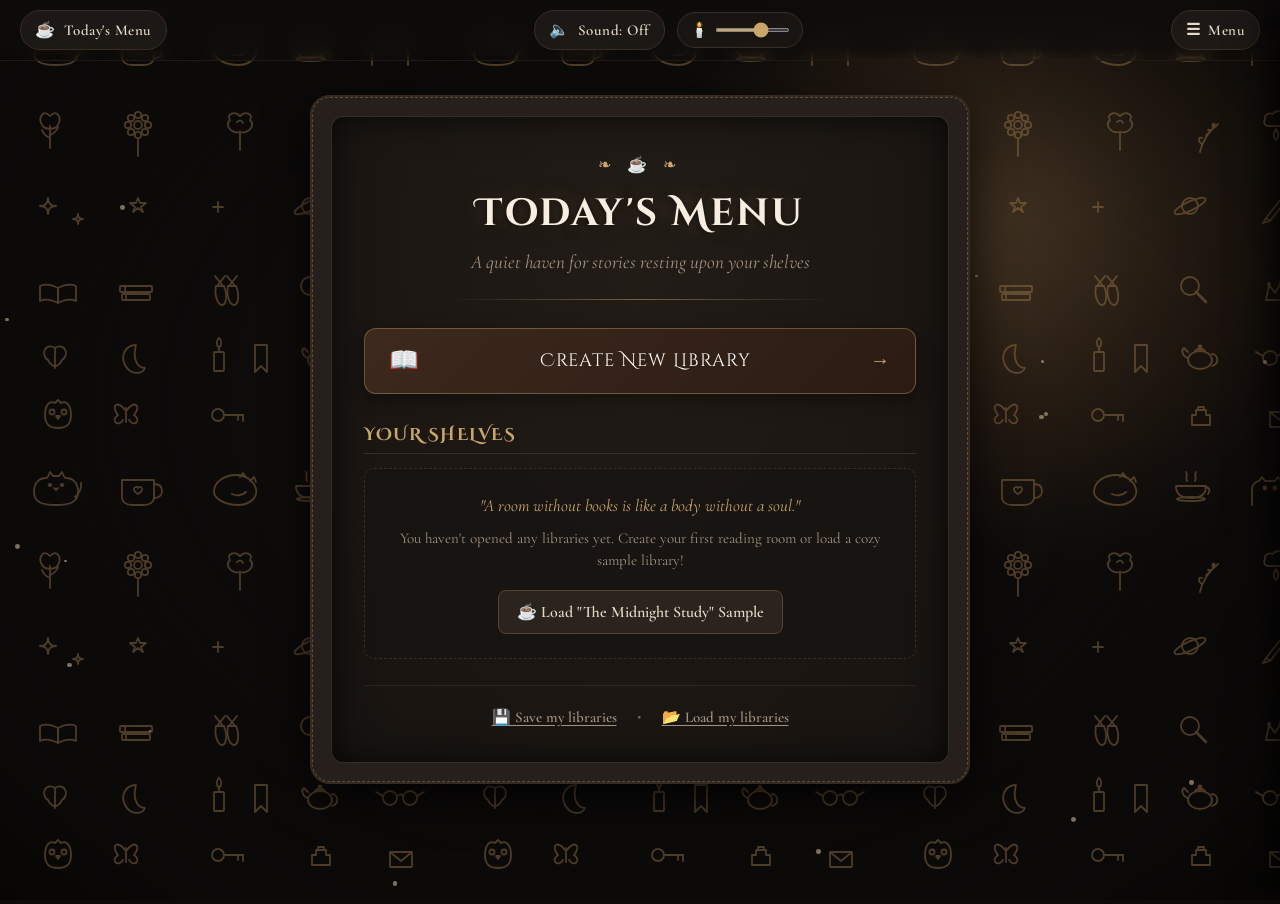
<file: live_index.html>
<!DOCTYPE html>
<html lang="en">
<head>
  <meta charset="UTF-8">
  <meta name="viewport" content="width=device-width, initial-scale=1.0">
  <title>Cozy Library Book Keeper</title>
  <meta name="description" content="A personal cozy dark-academia book recorder and virtual bookshelf keeper.">
  <meta name="theme-color" content="#141110">

  <!-- Google Fonts: MonteCarlo (Name band), Cinzel Decorative (Headings), Cormorant Garamond (Body & Spines) -->
  <link rel="preconnect" href="https://fonts.googleapis.com">
  <link rel="preconnect" href="https://fonts.gstatic.com" crossorigin>
  <link href="https://fonts.googleapis.com/css2?family=Cinzel+Decorative:wght@400;700&family=Cormorant+Garamond:ital,wght@0,500;0,600;0,700;1,500;1,600&family=MonteCarlo&display=swap" rel="stylesheet">

  <link rel="stylesheet" href="style.css">
</head>
<body data-view="menu">
  <!-- Hidden SVG Symbol Definitions for Stickers and Decorations -->
  <svg style="display: none;" aria-hidden="true">
    <defs>
      <!-- Sticker 1: Kawaii White Heart with puffy outline and warm glow -->
      <g id="sticker-heart">
        <filter id="sticker-shadow" x="-20%" y="-20%" width="140%" height="140%">
          <feDropShadow dx="0" dy="1.5" stdDeviation="1" flood-color="rgba(0,0,0,0.5)"/>
        </filter>
        <!-- Outer white sticker border -->
        <path d="M16 27.5 C16 27.5 4 20 4 11 C4 6 7.5 2.5 12 2.5 C14.5 2.5 15.5 4 16 5 C16.5 4 17.5 2.5 20 2.5 C24.5 2.5 28 6 28 11 C28 20 16 27.5 16 27.5 Z" 
              fill="#FFFFFF" stroke="#EDE4D8" stroke-width="2" stroke-linejoin="round" filter="url(#sticker-shadow)"/>
        <!-- Inner warm white heart body -->
        <path d="M16 25 C16 25 6 18.5 6 11 C6 7.2 8.8 4.5 12 4.5 C14 4.5 15.2 6 16 6.8 C16.8 6 18 4.5 20 4.5 C23.2 4.5 26 7.2 26 11 C26 18.5 16 25 16 25 Z" 
              fill="#FFFDF9"/>
        <!-- Cute highlight shine -->
        <ellipse cx="10" cy="8.5" rx="2" ry="1.2" transform="rotate(-30 10 8.5)" fill="rgba(255,255,255,0.9)"/>
      </g>

      <!-- Sticker 2: Cute Red Cross stamp with rounded puffy sticker outline -->
      <g id="sticker-cross">
        <!-- White border shape -->
        <path d="M9 5 C7 5 5 7 5 9 C5 10.5 5.8 11.8 7 12.5 C5.8 13.2 5 14.5 5 16 C5 18 7 20 9 20 C10.5 20 11.8 19.2 12.5 18 C13.2 19.2 14.5 20 16 20 C18 20 20 18 20 16 C20 14.5 19.2 13.2 18 12.5 C19.2 11.8 20 10.5 20 9 C20 7 18 5 16 5 C14.5 5 13.2 5.8 12.5 7 C11.8 5.8 10.5 5 9 5 Z" 
              transform="scale(1.2) translate(-2, -2)" fill="#FFFFFF" stroke="#E6D3CE" stroke-width="2" stroke-linejoin="round"/>
        <!-- Warm crimson cross arms with rounded caps -->
        <line x1="8" y1="8" x2="20" y2="20" stroke="#C44540" stroke-width="4.5" stroke-linecap="round"/>
        <line x1="20" y1="8" x2="8" y2="20" stroke="#C44540" stroke-width="4.5" stroke-linecap="round"/>
        <!-- Soft inner glossy line -->
        <line x1="8.5" y1="7.5" x2="11.5" y2="10.5" stroke="rgba(255,255,255,0.5)" stroke-width="1.8" stroke-linecap="round"/>
      </g>

      <!-- Sticker 3: Cute Neutral Face sticker with cozy expression -->
      <g id="sticker-neutral">
        <!-- Outer puffy sticker outline -->
        <circle cx="15" cy="15" r="13" fill="#FFFFFF" stroke="#E8E0D2" stroke-width="2" filter="url(#sticker-shadow)"/>
        <!-- Warm honey-cream face fill -->
        <circle cx="15" cy="15" r="11" fill="#F7E8CA"/>
        <!-- Eyes -->
        <ellipse cx="10.5" cy="13" rx="1.5" ry="1.8" fill="#423026"/>
        <ellipse cx="19.5" cy="13" rx="1.5" ry="1.8" fill="#423026"/>
        <circle cx="10" cy="12.3" r="0.6" fill="#FFFFFF"/>
        <circle cx="19" cy="12.3" r="0.6" fill="#FFFFFF"/>
        <!-- Soft blush -->
        <circle cx="8" cy="16.5" r="2" fill="#E8A99B" opacity="0.65"/>
        <circle cx="22" cy="16.5" r="2" fill="#E8A99B" opacity="0.65"/>
        <!-- Neutral calm straight mouth -->
        <line x1="12" y1="18.5" x2="18" y2="18.5" stroke="#423026" stroke-width="1.8" stroke-linecap="round"/>
      </g>

      <!-- Cozy Teacup with gentle rising steam curls -->
      <g id="deco-teacup">
        <path d="M6 14 C6 22 10 25 18 25 C26 25 30 22 30 14 Z" fill="#D8CFBE" stroke="#4A3B32" stroke-width="1.5"/>
        <!-- Saucer -->
        <ellipse cx="18" cy="26" rx="16" ry="2.5" fill="#C2B7A3" stroke="#4A3B32" stroke-width="1.2"/>
        <!-- Handle -->
        <path d="M29 15 C34 15 34 22 28 23" fill="none" stroke="#4A3B32" stroke-width="1.8" stroke-linecap="round"/>
        <!-- Tea liquid -->
        <ellipse cx="18" cy="14" rx="11" ry="2.2" fill="#754728"/>
        <!-- Steam swirls (CSS animated) -->
        <path class="steam-curl steam-1" d="M14 11 C13 8 16 6 15 3" fill="none" stroke="rgba(240,230,220,0.6)" stroke-width="1.2" stroke-linecap="round"/>
        <path class="steam-curl steam-2" d="M19 11 C20 8 18 6 19 2" fill="none" stroke="rgba(240,230,220,0.5)" stroke-width="1.2" stroke-linecap="round"/>
        <path class="steam-curl steam-3" d="M23 12 C22 9 24 7 23 4" fill="none" stroke="rgba(240,230,220,0.4)" stroke-width="1.1" stroke-linecap="round"/>
      </g>
    </defs>
  </svg>

  <!-- Ambient Environmental Layers -->
  <div class="ambient-layer" aria-hidden="true">
    <div class="lamp-glow"></div>
    <div class="room-vignette"></div>

    <!-- Wood-Toned Seamless Line-Art Doodle Wallpaper -->
    <svg class="doodle-wallpaper" id="doodle-wallpaper" width="100%" height="100%" aria-hidden="true">
      <defs>
        <!-- Seamless Line-Art Doodle Wallpaper Pattern Tile (440x440) -->
        <pattern id="doodle-pattern" width="440" height="440" patternUnits="userSpaceOnUse">
          <g stroke="currentColor" stroke-width="1.8" fill="none" stroke-linecap="round" stroke-linejoin="round">
            <!-- 1. Sitting Cat -->
            <path d="M34 52 C34 44 38 38 46 38 C48 38 49 35 50 32 L53 36 C55 36 57 36 59 36 L62 32 C63 35 64 38 66 38 C74 38 78 44 78 52 C78 62 70 65 56 65 C42 65 34 62 34 52 Z"/>
            <path d="M75 57 C79 54 82 48 81 43"/>
            <circle cx="50" cy="45" r="1.2" fill="currentColor"/>
            <circle cx="62" cy="45" r="1.2" fill="currentColor"/>
            <polyline points="54,48 56,50 58,48"/>

            <!-- 2. Coffee Mug with Cute Heart -->
            <path d="M122 40 L122 57 C122 62 126 65 132 65 L144 65 C150 65 154 62 154 57 L154 40 Z"/>
            <path d="M154 44 C160 44 162 47 162 51 C162 55 159 58 154 58"/>
            <path d="M134 49 C134 47 137 46 138 48 C139 46 142 47 142 49 C142 52 138 54 138 54 C138 54 134 52 134 49 Z"/>

            <!-- 3. Curled-up Sleeping Cat -->
            <path d="M214 52 C214 42 224 35 236 35 C246 35 254 41 256 49 C258 57 250 65 238 65 C226 65 214 59 214 52 Z"/>
            <path d="M250 41 L254 37 L256 42"/>
            <path d="M240 37 L243 33 L246 37"/>
            <path d="M232 54 C236 56 242 56 246 52"/>

            <!-- 4. Teacup with Rising Steam -->
            <path d="M296 46 C296 54 301 58 311 58 C321 58 326 54 326 46 Z"/>
            <ellipse cx="311" cy="59" rx="14" ry="2"/>
            <path d="M325 47 C329 47 331 50 328 54"/>
            <path d="M307 41 C305 38 308 35 306 32"/>
            <path d="M315 41 C317 38 314 35 316 32"/>

            <!-- 5. Peeking Cat -->
            <path d="M372 65 L372 48 C372 45 376 41 379 41 L382 37 L385 41 C388 41 392 41 395 41 L398 37 L401 41 C404 41 408 45 408 48 L408 65"/>
            <circle cx="385" cy="48" r="1.5" fill="currentColor"/>
            <circle cx="395" cy="48" r="1.5" fill="currentColor"/>

            <!-- 6. Elegant Tulip -->
            <path d="M42 125 C38 118 43 108 50 116 C57 108 62 118 58 125 C55 130 45 130 42 125 Z"/>
            <path d="M50 126 L50 148"/>
            <path d="M50 138 C44 136 42 130 42 130"/>
            <path d="M50 135 C56 133 58 127 58 127"/>

            <!-- 7. Gentle Daisy Flower -->
            <circle cx="138" cy="125" r="4"/>
            <circle cx="138" cy="115" r="3.2"/><circle cx="138" cy="135" r="3.2"/><circle cx="128" cy="125" r="3.2"/><circle cx="148" cy="125" r="3.2"/>
            <circle cx="131" cy="118" r="3.2"/><circle cx="145" cy="132" r="3.2"/><circle cx="131" cy="132" r="3.2"/><circle cx="145" cy="118" r="3.2"/>
            <path d="M138 139 L138 156"/>

            <!-- 8. Swirled Rose / Lotus Blossom -->
            <path d="M230 120 C226 115 234 110 240 116 C246 110 254 115 250 120 C256 126 248 134 240 132 C232 134 224 126 230 120 Z"/>
            <path d="M237 122 C239 120 242 120 243 123"/>
            <path d="M240 132 L240 150"/>

            <!-- 9. Delicate Botanical Sprig -->
            <path d="M320 152 C322 142 328 132 338 124"/>
            <path d="M322 144 C318 142 318 136 322 138"/>
            <path d="M326 135 C330 133 332 128 328 130"/>
            <path d="M333 128 C331 123 336 122 334 126"/>

            <!-- 10. Little Cloud & Raindrops -->
            <path d="M388 126 C385 126 383 123 385 119 C384 115 389 112 393 114 C395 110 402 110 405 114 C408 112 413 115 412 119 C415 122 413 126 409 126 Z"/>
            <path d="M394 133 C393 137 396 140 396 140 C396 140 399 137 398 133 C397 131 396 129 396 129 C396 129 395 131 394 133 Z"/>
            <path d="M404 135 C403 139 406 142 406 142 C406 142 409 139 408 135 C407 133 406 131 406 131 C406 131 405 133 404 135 Z"/>

            <!-- 11. Starlight & 4-Point Sparkles (✨) -->
            <path d="M48 198 Q48 206 40 206 Q48 206 48 214 Q48 206 56 206 Q48 206 48 198 Z"/>
            <path d="M78 214 Q78 219 73 219 Q78 219 78 224 Q78 219 83 219 Q78 219 78 214 Z"/>

            <!-- 12. Celestial Five-Point Star -->
            <polygon points="138,198 140,203 146,203 141,207 143,212 138,208 133,212 135,207 130,203 136,203"/>
            <line x1="218" y1="202" x2="218" y2="212"/><line x1="213" y1="207" x2="223" y2="207"/>

            <!-- 13. Saturn with Tilted Rings -->
            <circle cx="310" cy="206" r="8"/>
            <ellipse cx="310" cy="206" rx="17" ry="4.5" transform="rotate(-25 310 206)"/>

            <!-- 14. Fountain Pen & Feather Quill -->
            <path d="M386 218 L402 198 L406 201 L390 221 L383 223 Z"/>
            <line x1="386" y1="218" x2="390" y2="221"/>

            <!-- 15. Open Book -->
            <path d="M40 286 C46 283 52 285 58 288 L58 303 C52 300 46 298 40 301 Z"/>
            <path d="M58 288 C64 285 70 283 76 286 L76 301 C70 298 64 300 58 303 Z"/>

            <!-- 16. Stacked Reading Books -->
            <rect x="122" y="294" width="28" height="6" rx="1"/>
            <rect x="120" y="286" width="32" height="6" rx="1"/>
            <line x1="126" y1="294" x2="126" y2="300"/>
            <line x1="125" y1="286" x2="125" y2="292"/>

            <!-- 17. Ballerina Pointe Shoes with Criss-Cross Ribbons -->
            <path d="M216 286 C214 296 218 305 222 305 C226 305 228 296 224 286 Z"/>
            <path d="M228 286 C226 296 230 305 234 305 C238 305 240 296 236 286 Z"/>
            <line x1="217" y1="286" x2="225" y2="276"/><line x1="223" y1="286" x2="215" y2="276"/>
            <line x1="229" y1="286" x2="237" y2="276"/><line x1="235" y1="286" x2="227" y2="276"/>

            <!-- 18. Magnifying Glass -->
            <circle cx="310" cy="286" r="9"/>
            <line x1="316" y1="292" x2="326" y2="302" stroke-width="2.5"/>

            <!-- 19. Royal Academic Crown -->
            <path d="M386 300 L389 285 L395 293 L401 283 L407 293 L413 285 L416 300 Z"/>
            <circle cx="389" cy="284" r="1" fill="currentColor"/>
            <circle cx="401" cy="282" r="1" fill="currentColor"/>
            <circle cx="413" cy="284" r="1" fill="currentColor"/>

            <!-- 20. Oak / Ginkgo Leaf -->
            <path d="M48 360 C40 355 45 342 55 348 C65 342 70 355 62 360 C58 368 52 368 48 360 Z"/>
            <line x1="55" y1="348" x2="55" y2="368"/>

            <!-- 21. Crescent Moon -->
            <path d="M136 345 C126 345 120 355 125 365 C130 375 142 375 145 368 C138 368 132 360 136 345 Z"/>

            <!-- 22. Lit Candle with Flame -->
            <rect x="214" y="352" width="10" height="19" rx="1"/>
            <line x1="219" y1="352" x2="219" y2="348"/>
            <path d="M219 348 C216 345 216 340 219 338 C222 340 222 345 219 348 Z"/>

            <!-- 23. Ribbon Bookmark -->
            <path d="M255 345 L267 345 L267 372 L261 366 L255 372 Z"/>

            <!-- 24. Vintage Teapot -->
            <ellipse cx="320" cy="360" rx="12" ry="9"/>
            <path d="M308 358 C302 356 301 350 304 348 L308 352"/>
            <path d="M332 354 C338 354 340 364 332 366"/>
            <path d="M315 351 C317 348 323 348 325 351"/>
            <circle cx="320" cy="347" r="1.5" fill="currentColor"/>

            <!-- 25. Reading Spectacles -->
            <circle cx="390" cy="358" r="7"/>
            <circle cx="410" cy="358" r="7"/>
            <path d="M397 356 C400 354 403 354 403 356"/>
            <line x1="383" y1="356" x2="376" y2="352"/>
            <line x1="417" y1="356" x2="424" y2="352"/>

            <!-- 26. Wise Little Owl -->
            <path d="M45 415 C45 405 50 400 55 403 L58 400 L61 403 C66 400 71 405 71 415 C71 425 66 428 58 428 C50 428 45 425 45 415 Z"/>
            <circle cx="52" cy="412" r="2.5"/><circle cx="64" cy="412" r="2.5"/>
            <polygon points="56,416 60,416 58,419" fill="currentColor"/>

            <!-- 27. Gentle Butterfly -->
            <path d="M125 410 C118 400 110 405 118 415 C110 420 118 428 123 420"/>
            <path d="M127 410 C134 400 142 405 134 415 C142 420 134 428 129 420"/>
            <line x1="126" y1="408" x2="126" y2="422"/>

            <!-- 28. Antique Skeleton Key -->
            <circle cx="218" cy="415" r="6"/>
            <line x1="224" y1="415" x2="243" y2="415"/>
            <line x1="238" y1="415" x2="238" y2="420"/>
            <line x1="243" y1="415" x2="243" y2="421"/>

            <!-- 29. Antique Ink Bottle with Cork -->
            <path d="M312 425 L312 415 L316 415 L316 410 L326 410 L326 415 L330 415 L330 425 Z"/>
            <rect x="318" y="407" width="6" height="3" rx="0.5"/>

            <!-- 30. Sealed Letter Envelope -->
            <rect x="390" y="412" width="22" height="15" rx="1"/>
            <polyline points="390,412 401,421 412,412"/>
          </g>
        </pattern>
      </defs>
      <rect width="100%" height="100%" fill="url(#doodle-pattern)"/>
    </svg>
    <div class="dust-specks-container" id="dust-specks"></div>
  </div>

  <!-- Global Dimmer & Ambient Sound Bar (Top Persistent Accessory) -->
  <header class="ambient-dock" aria-label="Room Controls">
    <div class="dock-left">
      <button type="button" class="dock-btn" id="btn-dock-menu" title="Open Today's Menu" aria-label="Go to Today's Menu">
        <span class="dock-icon">☕</span>
        <span class="dock-label">Today's Menu</span>
      </button>
    </div>
    
    <div class="dock-center">
      <!-- Cozy Procedural Web Audio Soundscape Control -->
      <div class="audio-control-cluster" id="audio-cluster">
        <button type="button" class="dock-btn" id="btn-sound-toggle" title="Toggle Cozy Sounds" aria-label="Toggle Cozy Audio">
          <span class="dock-icon" id="sound-icon">🔈</span>
          <span class="dock-label" id="sound-status-label">Sound: Off</span>
        </button>
        <div class="sound-popover" id="sound-popover" hidden>
          <div class="sound-popover-title">Ambient Soundscape</div>
          <div class="sound-options">
            <button type="button" class="sound-chip active" data-sound="off">Off</button>
            <button type="button" class="sound-chip" data-sound="rain">🌧️ Soft Rain</button>
            <button type="button" class="sound-chip" data-sound="fireplace">🔥 Fireplace</button>
          </div>
          <div class="volume-slider-group">
            <label for="sound-volume-slider">Volume</label>
            <input type="range" id="sound-volume-slider" min="0" max="1" step="0.05" value="0.25">
          </div>
        </div>
      </div>

      <!-- Room Light Dimmer Control -->
      <div class="dimmer-cluster" title="Adjust cozy room brightness">
        <span class="dimmer-icon">🕯️</span>
        <label for="room-dimmer-input" class="sr-only">Room Light</label>
        <input type="range" id="room-dimmer-input" min="0.4" max="1.1" step="0.05" value="0.85" title="Room light">
      </div>
    </div>

    <div class="dock-right">
      <button type="button" class="dock-btn" id="btn-open-side-drawer" title="Open Side Menu" aria-label="Open Side Menu">
        <span class="dock-icon">☰</span>
        <span class="dock-label">Menu</span>
      </button>
    </div>
  </header>

  <!-- Main View Container -->
  <main class="main-content">
    
    <!-- ========================================== -->
    <!-- SCREEN 1: TODAY'S MENU BOARD               -->
    <!-- ========================================== -->
    <section class="view-panel" id="view-menu" aria-label="Today's Menu Screen">
      <div class="menu-board-wrapper">
        <div class="menu-board-card">
          <!-- Wavy / Scalloped Decorative Inner Border -->
          <div class="menu-scallop-border">
            <div class="menu-board-inner">
              
              <div class="menu-header">
                <div class="menu-ornament-top">❧ ☕ ❧</div>
                <h1 class="menu-title">Today's Menu</h1>
                <p class="menu-subtitle">A quiet haven for stories resting upon your shelves</p>
                <div class="menu-divider-line"></div>
              </div>

              <!-- Primary Action: Create New Library -->
              <div class="menu-actions">
                <button type="button" class="btn-menu-action" id="btn-menu-create-lib">
                  <span class="btn-action-icon">📖</span>
                  <span class="btn-action-text">Create New Library</span>
                  <span class="btn-action-arrow">→</span>
                </button>
              </div>

              <!-- Saved Libraries List -->
              <div class="menu-libraries-section">
                <h2 class="menu-section-heading">Your Shelves</h2>
                
                <div class="libraries-list" id="menu-libraries-container">
                  <!-- Dynamically rendered library cards -->
                </div>

                <!-- Empty State -->
                <div class="menu-empty-state" id="menu-empty-state">
                  <p class="empty-quote">"A room without books is like a body without a soul."</p>
                  <p class="empty-hint">You haven't opened any libraries yet. Create your first reading room or load a cozy sample library!</p>
                  <button type="button" class="btn-secondary" id="btn-load-sample-empty">
                    ☕ Load "The Midnight Study" Sample
                  </button>
                </div>
              </div>

              <!-- Menu Board Footer (Backup & Sample actions) -->
              <div class="menu-footer">
                <div class="backup-button-row">
                  <button type="button" class="btn-text-action" id="btn-backup-export" title="Download your libraries as a JSON file">
                    💾 Save my libraries
                  </button>
                  <span class="footer-separator">•</span>
                  <button type="button" class="btn-text-action" id="btn-backup-import" title="Restore libraries from a JSON file">
                    📂 Load my libraries
                  </button>
                </div>
              </div>

            </div>
          </div>
        </div>
      </div>
    </section>

    <!-- ========================================== -->
    <!-- SCREEN 2: INSIDE A LIBRARY (BOOKSHELVES)   -->
    <!-- ========================================== -->
    <section class="view-panel" id="view-library" aria-label="Bookshelf Screen" hidden>
      <div class="shelf-room-container">
        
        <!-- Shelf Unit with Perimeter Frame -->
        <div class="shelf-unit" id="shelf-unit">
          
          <!-- Top Crown Molding of Shelf -->
          <div class="shelf-crown"></div>

          <!-- Upper Shelf Row -->
          <div class="shelf-level" id="shelf-upper-level">
            <div class="shelf-compartment">
              <!-- Inline Wood Dividers & Book Slots -->
              <div class="divider-post post-left"></div>
              <div class="books-track" id="track-upper" role="region" aria-label="Upper Shelf Books">
                <!-- Book Spines rendered here -->
              </div>
              <div class="divider-post post-right"></div>
            </div>
            <!-- Horizontal Shelf Plank with Drop Shadow -->
            <div class="shelf-plank"></div>
          </div>

          <!-- Central Name Band (6 to 8 cm thick on desktop, ~240-280px; 110-140px on mobile) -->
          <div class="name-band" id="shelf-name-band" role="banner">
            <!-- Subtle Ambient Shining Glimmers & Sparkles -->
            <div class="name-band-sparkles" aria-hidden="true">
              <span class="glimmer-star star-1">✦</span>
              <span class="glimmer-star star-2">✧</span>
              <span class="glimmer-star star-3">✦</span>
              <span class="glimmer-star star-4">✧</span>
              <span class="glimmer-star star-5">✦</span>
              <span class="glimmer-star star-6">✧</span>
            </div>
            <!-- Soft Golden Aura Halo behind the dramatic title -->
            <div class="band-golden-halo" aria-hidden="true"></div>

            <div class="name-band-decorations" aria-hidden="true">
              <!-- Steaming Teacup ornament resting on the band ledge -->
              <div class="teacup-ornament" title="A hot cup of Earl Grey">
                <svg viewBox="0 0 36 30" class="svg-teacup-art">
                  <use href="#deco-teacup"></use>
                </svg>
              </div>
            </div>

            <!-- Center Library Title in MonteCarlo with Decorative Flourishes -->
            <div class="library-title-container">
              <span class="band-flourish flourish-left" aria-hidden="true">❧ ✧</span>
              <h1 class="library-name-title" id="library-display-title">My Cozy Library</h1>
              <span class="band-flourish flourish-right" aria-hidden="true">✧ ❧</span>
            </div>
            <div class="name-band-sub-info" id="library-book-count-badge">0 stories resting</div>
          </div>

          <!-- Lower Shelf Row -->
          <div class="shelf-level" id="shelf-lower-level">
            <div class="shelf-compartment">
              <div class="divider-post post-left"></div>
              <div class="books-track" id="track-lower" role="region" aria-label="Lower Shelf Books">
                <!-- Book Spines rendered here -->
              </div>
              <div class="divider-post post-right"></div>
            </div>
            <div class="shelf-plank"></div>
          </div>

          <!-- Shelf Navigation Rail (Step up / down across unlimited shelves) -->
          <div class="shelf-nav-rail" id="shelf-nav-rail" aria-label="Shelf Navigation Controls">
            <button type="button" class="btn-shelf-nav" id="btn-shelf-up" title="Scroll Up a Shelf (Arrow Up)" aria-label="Scroll Up a Shelf">
              ▲
            </button>
            <div class="shelf-indicator-badge" id="shelf-indicator-badge" title="Visible shelf rows">
              <span id="shelf-page-indicator">Shelves 1–2 of 2</span>
            </div>
            <button type="button" class="btn-shelf-nav" id="btn-shelf-down" title="Scroll Down a Shelf (Arrow Down)" aria-label="Scroll Down a Shelf">
              ▼
            </button>
          </div>

          <!-- Shelf Base Floorboard -->
          <div class="shelf-base"></div>
        </div>

        <!-- Floating Action Button Cluster: Move Stories ⇄ & Add Stories + -->
        <div class="fab-cluster" id="fab-cluster">
          <button type="button" class="fab-btn fab-move-stories" id="fab-move-stories" title="Move stories to another library" aria-label="Move Stories to another library">
            <span class="fab-icon">⇄</span>
            <span class="fab-text">Move Stories</span>
          </button>
          <button type="button" class="fab-btn fab-add-story" id="fab-add-story" aria-label="Add Stories to this shelf">
            <span class="fab-plus">+</span>
            <span class="fab-text">Add Stories</span>
          </button>
        </div>

        <!-- Floating Selection Mode Banner for Moving Stories -->
        <div class="selection-mode-banner" id="selection-mode-banner" hidden>
          <div class="selection-banner-info">
            <span class="selection-banner-title">Pick the stories to move</span>
            <span class="selection-counter" id="selection-counter">0 selected</span>
          </div>
          <div class="selection-banner-actions">
            <button type="button" class="btn-selection-cancel" id="btn-cancel-selection">Cancel</button>
            <button type="button" class="btn-selection-move" id="btn-submit-selection" disabled>Move to... →</button>
          </div>
        </div>

      </div>
    </section>

  </main>

  <!-- ========================================== -->
  <!-- SIDE NAVIGATION DRAWER (Slide-over panel)  -->
  <!-- ========================================== -->
  <div class="drawer-overlay" id="drawer-overlay" hidden></div>
  <aside class="side-drawer" id="side-drawer" aria-label="Library Navigation Menu" hidden>
    <div class="drawer-header">
      <button type="button" class="drawer-icon-btn" id="btn-drawer-back" title="Back to Today's Menu" aria-label="Back to Today's Menu">
        ← Menu
      </button>
      <h2 class="drawer-title">Study Menu</h2>
      <button type="button" class="drawer-icon-btn" id="btn-drawer-close" title="Close Side Menu" aria-label="Close Side Menu">
        ✕
      </button>
    </div>

    <div class="drawer-content">
      <!-- Section: Library Switcher -->
      <div class="drawer-section">
        <h3 class="drawer-section-title">Your Libraries</h3>
        <ul class="drawer-library-list" id="drawer-library-list">
          <!-- Dynamic library links -->
        </ul>
        <button type="button" class="btn-drawer-action" id="btn-drawer-create-lib">
          + Create New Library
        </button>
      </div>

      <!-- Section: Current Library Management -->
      <div class="drawer-section" id="drawer-current-lib-section">
        <h3 class="drawer-section-title">Current Library</h3>
        <button type="button" class="drawer-link-btn" id="btn-drawer-edit-current">
          ✏️ Edit Library Details
        </button>
        <button type="button" class="drawer-link-btn danger" id="btn-drawer-delete-current">
          🗑️ Delete This Library
        </button>
      </div>

      <!-- Section: Ambience & Atmosphere -->
      <div class="drawer-section">
        <h3 class="drawer-section-title">Ambience</h3>
        <div class="drawer-setting-row">
          <span>🕯️ Room Light</span>
          <input type="range" id="drawer-dimmer-slider" min="0.4" max="1.1" step="0.05" value="0.85">
        </div>
      </div>

      <!-- Section: Data Preservation -->
      <div class="drawer-section">
        <h3 class="drawer-section-title">Data & Backups</h3>
        <p class="drawer-hint">Your books live in your browser's private memory. Save a backup copy to keep them safe forever.</p>
        <div class="drawer-btn-stack">
          <button type="button" class="btn-drawer-action secondary" id="btn-drawer-export">
            💾 Save my libraries (.json)
          </button>
          <button type="button" class="btn-drawer-action secondary" id="btn-drawer-import">
            📂 Load my libraries (.json)
          </button>
        </div>
      </div>
    </div>
  </aside>

  <!-- ========================================== -->
  <!-- MODAL 1: QUICK BOOK POP-UP (On tap book)   -->
  <!-- ========================================== -->
  <dialog class="cozy-modal modal-quick-book" id="modal-quick-book">
    <div class="quick-book-card">
      <div class="quick-book-header">
        <h3 class="quick-book-title" id="quick-book-name">Book Title</h3>
        <button type="button" class="modal-close-btn" id="btn-quick-close" aria-label="Close pop-up">✕</button>
      </div>
      <p class="quick-book-author" id="quick-book-author">By Author Name</p>
      
      <div class="quick-book-actions">
        <button type="button" class="btn-quick-action" id="btn-quick-move" title="Move story to another library">
          ⇄ Move
        </button>
        <button type="button" class="btn-quick-action" id="btn-quick-change-name">
          ✏️ Rename
        </button>
        <button type="button" class="btn-quick-action primary" id="btn-quick-details">
          📜 Details
        </button>
      </div>
    </div>
  </dialog>

  <!-- ========================================== -->
  <!-- MODAL 2: MORE ABOUT POP-UP (Deep details)  -->
  <!-- ========================================== -->
  <dialog class="cozy-modal modal-details" id="modal-details">
    <div class="details-card">
      <div class="details-header">
        <h2 class="details-title" id="details-book-name">The Secret History</h2>
        <button type="button" class="modal-close-btn" id="btn-details-close" aria-label="Close details">✕</button>
      </div>

      <div class="details-body">
        <div class="details-meta-row">
          <div class="details-meta-text">
            <p class="details-author-line"><strong>Author:</strong> <span id="details-author">Donna Tartt</span></p>
            <p class="details-genre-line"><strong>Genre:</strong> <span id="details-genre">Dark Academia / Fiction</span></p>
          </div>
          <!-- Cute sticker badge beside details -->
          <div class="details-sticker-badge" id="details-sticker-container" title="Book remark sticker">
            <!-- Inline SVG sticker injected here -->
          </div>
        </div>

        <div class="details-desc-box">
          <h4 class="details-desc-heading">Notes & Impressions</h4>
          <div class="details-description-text" id="details-description">
            No notes written yet for this story.
          </div>
        </div>
      </div>

      <div class="details-footer">
        <button type="button" class="btn-secondary" id="btn-details-delete">
          🗑️ Delete Story
        </button>
        <button type="button" class="btn-primary" id="btn-details-edit">
          ✏️ Edit Story
        </button>
      </div>
    </div>
  </dialog>

  <!-- ========================================== -->
  <!-- MODAL 3: QUICK CHANGE NAME PROMPT          -->
  <!-- ========================================== -->
  <dialog class="cozy-modal modal-small" id="modal-change-name">
    <form class="cozy-form" id="form-change-name" method="dialog">
      <h3 class="modal-title">Change Book Name</h3>
      <div class="form-group">
        <label for="input-quick-name">New Title</label>
        <input type="text" id="input-quick-name" required maxlength="120" placeholder="Enter book title...">
      </div>
      <div class="modal-actions">
        <button type="button" class="btn-secondary" id="btn-cancel-quick-name">Cancel</button>
        <button type="submit" class="btn-primary">Update</button>
      </div>
    </form>
  </dialog>

  <!-- ========================================== -->
  <!-- MODAL 4: CREATE / EDIT LIBRARY FORM        -->
  <!-- ========================================== -->
  <dialog class="cozy-modal modal-form-dialog" id="modal-library-form">
    <form class="cozy-form" id="form-library" method="dialog">
      <div class="form-header">
        <h2 class="modal-title" id="library-form-title">Create New Library</h2>
        <button type="button" class="modal-close-btn" id="btn-lib-form-close" aria-label="Close form">✕</button>
      </div>

      <div class="form-body">
        <!-- 1. Library Name -->
        <div class="form-group">
          <label for="input-lib-name">Library Name</label>
          <input type="text" id="input-lib-name" required maxlength="60" placeholder="e.g. Midnight Study, Winter Archives...">
        </div>

        <!-- 2. Shelf Wood Swatches -->
        <div class="form-group">
          <label id="label-shelf-wood">Choose your shelf wood</label>
          <div class="wood-swatches-grid" role="radiogroup" aria-labelledby="label-shelf-wood">
            
            <label class="wood-swatch-card" data-wood="cafe-noir">
              <input type="radio" name="shelf-wood" value="cafe-noir" checked>
              <div class="swatch-preview wood-cafe-noir">
                <div class="swatch-wood-grain"></div>
              </div>
              <div class="swatch-info">
                <span class="swatch-title">Café Noir</span>
                <span class="swatch-desc">Rich coffee-brown wood</span>
              </div>
            </label>

            <label class="wood-swatch-card" data-wood="dark-olive">
              <input type="radio" name="shelf-wood" value="dark-olive">
              <div class="swatch-preview wood-dark-olive">
                <div class="swatch-wood-grain"></div>
              </div>
              <div class="swatch-info">
                <span class="swatch-title">Dark Olive</span>
                <span class="swatch-desc">Deep olive-green wood</span>
              </div>
            </label>

            <label class="wood-swatch-card" data-wood="strawberry-coral">
              <input type="radio" name="shelf-wood" value="strawberry-coral">
              <div class="swatch-preview wood-strawberry-coral">
                <div class="swatch-wood-grain"></div>
              </div>
              <div class="swatch-info">
                <span class="swatch-title">Strawberry Coral</span>
                <span class="swatch-desc">Warm coral-red wood</span>
              </div>
            </label>

          </div>
        </div>

        <!-- 3. Name Colour (Custom Wheel Picker) -->
        <div class="form-group">
          <label>Name Colour (on the name band)</label>
          <div class="color-wheel-wrapper" id="lib-name-wheel-container">
            <div class="wheel-canvas-box">
              <canvas class="color-wheel-canvas" id="canvas-lib-wheel" width="180" height="180" title="Click or drag to pick a hue"></canvas>
              <div class="wheel-reticle" id="reticle-lib-wheel"></div>
            </div>
            <div class="wheel-controls">
              <div class="slider-row">
                <label for="slider-lib-lightness">Lightness</label>
                <input type="range" id="slider-lib-lightness" min="15" max="95" value="82">
              </div>
              <div class="color-preview-row">
                <div class="color-swatch-chip" id="chip-lib-color" style="background-color: #EBD9B4;"></div>
                <input type="text" class="color-hex-input" id="input-lib-hex" value="#EBD9B4" maxlength="7" spellcheck="false">
                <!-- Native input fallback -->
                <input type="color" class="color-native-fallback" id="native-lib-color" value="#EBD9B4" title="Native Color Picker">
              </div>
            </div>
          </div>
        </div>
      </div>

      <div class="modal-actions">
        <button type="button" class="btn-secondary" id="btn-cancel-lib-form">Cancel</button>
        <button type="submit" class="btn-primary" id="btn-submit-lib-form">Create Library</button>
      </div>
    </form>
  </dialog>

  <!-- ========================================== -->
  <!-- MODAL 5: ADD / EDIT BOOK FORM              -->
  <!-- ========================================== -->
  <dialog class="cozy-modal modal-form-dialog" id="modal-book-form">
    <form class="cozy-form" id="form-book" method="dialog">
      <div class="form-header">
        <h2 class="modal-title" id="book-form-title">Add Stories +</h2>
        <button type="button" class="modal-close-btn" id="btn-book-form-close" aria-label="Close book form">✕</button>
      </div>

      <div class="form-body">
        <div class="form-row-2">
          <!-- Book Name -->
          <div class="form-group flex-2">
            <label for="input-book-name">Book Name *</label>
            <input type="text" id="input-book-name" required maxlength="120" placeholder="e.g. The Picture of Dorian Gray">
          </div>
          <!-- Genre -->
          <div class="form-group flex-1">
            <label for="input-book-genre">Genre</label>
            <input type="text" id="input-book-genre" maxlength="40" placeholder="e.g. Classic / Gothic">
          </div>
        </div>

        <!-- Author -->
        <div class="form-group">
          <label for="input-book-author">Author</label>
          <input type="text" id="input-book-author" maxlength="80" placeholder="e.g. Oscar Wilde">
        </div>

        <!-- Spine Colour Picker (Colour Wheel) -->
        <div class="form-group">
          <label>Spine Colour</label>
          <div class="color-wheel-wrapper" id="book-spine-wheel-container">
            <div class="wheel-canvas-box">
              <canvas class="color-wheel-canvas" id="canvas-book-wheel" width="180" height="180" title="Click or drag to pick a hue"></canvas>
              <div class="wheel-reticle" id="reticle-book-wheel"></div>
            </div>
            <div class="wheel-controls">
              <div class="slider-row">
                <label for="slider-book-lightness">Lightness</label>
                <input type="range" id="slider-book-lightness" min="15" max="85" value="45">
              </div>
              <div class="color-preview-row">
                <div class="color-swatch-chip" id="chip-book-color" style="background-color: #5A3528;"></div>
                <input type="text" class="color-hex-input" id="input-book-hex" value="#5A3528" maxlength="7" spellcheck="false">
                <input type="color" class="color-native-fallback" id="native-book-color" value="#5A3528" title="Native Color Picker">
              </div>
              <!-- Cozy Spine Palette Presets -->
              <div class="color-palette-presets" id="book-palette-presets">
                <button type="button" class="preset-chip" data-color="#5A3528" style="background-color: #5A3528;" title="Oxblood"></button>
                <button type="button" class="preset-chip" data-color="#2D4133" style="background-color: #2D4133;" title="Forest Pine"></button>
                <button type="button" class="preset-chip" data-color="#2B3A4E" style="background-color: #2B3A4E;" title="Midnight Blue"></button>
                <button type="button" class="preset-chip" data-color="#73532C" style="background-color: #73532C;" title="Aged Amber"></button>
                <button type="button" class="preset-chip" data-color="#61304B" style="background-color: #61304B;" title="Mulberry Plum"></button>
                <button type="button" class="preset-chip" data-color="#3D3B39" style="background-color: #3D3B39;" title="Charcoal"></button>
              </div>
            </div>
          </div>
        </div>

        <!-- Book Remark: Cute Sticker Picker -->
        <div class="form-group">
          <label>Book Remark (Sticker)</label>
          <div class="sticker-selector-grid">
            <label class="sticker-choice-card">
              <input type="radio" name="book-sticker" value="none" checked>
              <div class="sticker-choice-visual empty">
                <span class="no-sticker-dash">—</span>
              </div>
              <span class="sticker-choice-label">None</span>
            </label>

            <label class="sticker-choice-card">
              <input type="radio" name="book-sticker" value="heart">
              <div class="sticker-choice-visual">
                <svg viewBox="0 0 32 32" class="choice-svg"><use href="#sticker-heart"></use></svg>
              </div>
              <span class="sticker-choice-label">Loved</span>
            </label>

            <label class="sticker-choice-card">
              <input type="radio" name="book-sticker" value="cross">
              <div class="sticker-choice-visual">
                <svg viewBox="0 0 28 28" class="choice-svg"><use href="#sticker-cross"></use></svg>
              </div>
              <span class="sticker-choice-label">Dropped</span>
            </label>

            <label class="sticker-choice-card">
              <input type="radio" name="book-sticker" value="neutral">
              <div class="sticker-choice-visual">
                <svg viewBox="0 0 30 30" class="choice-svg"><use href="#sticker-neutral"></use></svg>
              </div>
              <span class="sticker-choice-label">Neutral</span>
            </label>
          </div>
        </div>

        <!-- Description -->
        <div class="form-group">
          <label for="input-book-desc">Description / Cozy Notes</label>
          <textarea id="input-book-desc" rows="4" placeholder="Favorite quotes, thoughts on the ending, why you picked it up..."></textarea>
        </div>
      </div>

      <div class="modal-actions">
        <button type="button" class="btn-secondary" id="btn-cancel-book-form">Cancel</button>
        <button type="submit" class="btn-primary" id="btn-submit-book-form">Place on Shelf</button>
      </div>
    </form>
  </dialog>

  <!-- ========================================== -->
  <!-- MODAL 6: COZY CONFIRMATION DIALOG          -->
  <!-- ========================================== -->
  <dialog class="cozy-modal modal-small" id="modal-confirm">
    <div class="confirm-card">
      <div class="confirm-icon">📜</div>
      <h3 class="modal-title" id="confirm-title">Are you sure?</h3>
      <p class="confirm-message" id="confirm-message">This action cannot be undone.</p>
      <div class="modal-actions">
        <button type="button" class="btn-secondary" id="btn-confirm-cancel">Cancel</button>
        <button type="button" class="btn-primary danger" id="btn-confirm-ok">Confirm</button>
      </div>
    </div>
  </dialog>

  <!-- ========================================== -->
  <!-- MODAL 7: BACKUP RESTORE OPTIONS            -->
  <!-- ========================================== -->
  <dialog class="cozy-modal modal-small" id="modal-restore-choice">
    <div class="confirm-card">
      <div class="confirm-icon">📂</div>
      <h3 class="modal-title">Load Libraries</h3>
      <p class="confirm-message" id="restore-message">How would you like to restore your library data?</p>
      <div class="modal-actions column">
        <button type="button" class="btn-primary" id="btn-restore-merge">
          Merge with current libraries
        </button>
        <button type="button" class="btn-secondary danger" id="btn-restore-replace">
          Replace all existing libraries
        </button>
        <button type="button" class="btn-text-action" id="btn-restore-cancel">
          Cancel
        </button>
      </div>
    </div>
  </dialog>

  <!-- ========================================== -->
  <!-- MODAL 8: MOVE DESTINATION LIBRARY PICKER   -->
  <!-- ========================================== -->
  <dialog class="cozy-modal modal-small" id="modal-move-picker">
    <div class="confirm-card move-picker-card">
      <div class="confirm-icon">⇄</div>
      <h3 class="modal-title">Move Stories</h3>
      <p class="confirm-message" id="move-picker-subtitle">Select which reading room to move these stories to:</p>
      
      <!-- List of other libraries -->
      <div class="move-dest-list" id="move-dest-list">
        <!-- Injected dynamically -->
      </div>

      <!-- Single library tip (if user has only 1 library) -->
      <div class="move-single-lib-tip" id="move-single-lib-tip" hidden>
        <p class="empty-hint">You only have one library right now. Create another reading room first to move stories!</p>
        <button type="button" class="btn-secondary" id="btn-move-create-lib-shortcut">
          + Create Another Library
        </button>
      </div>

      <div class="modal-actions">
        <button type="button" class="btn-secondary" id="btn-move-cancel">Cancel</button>
      </div>
    </div>
  </dialog>

  <!-- Hidden File Input for Backup Restoration -->
  <input type="file" id="backup-file-input" accept=".json" style="display: none;" aria-hidden="true">

  <!-- Floating Toast Notification -->
  <div class="cozy-toast" id="cozy-toast" role="status" aria-live="polite"></div>

  <script src="script.js"></script>
</body>
</html>
</file>
<file: style.css>
/* ==========================================================================
   COZY LIBRARY BOOK KEEPER - STYLESHEET
   A Dim & Cozy Dark-Academia Theme with Rich Wood Textures & Ambient Glow
   ========================================================================== */

/* --------------------------------------------------------------------------
   1. CSS Custom Properties & Design Tokens
   -------------------------------------------------------------------------- */
:root {
  /* Core Dark-Academia Backgrounds */
  --bg-deep: #0e0c0b;
  --bg-room: #141110;
  --bg-card: #1c1815;
  --bg-card-inner: #241f1b;
  --bg-input: #171311;
  
  /* Text & Ink Tints */
  --text-parchment: #e6dac8;
  --text-muted: #a39281;
  --text-faint: #6e6154;
  --text-gold: #c9a769;
  
  /* Borders & Accents */
  --border-dim: #382e26;
  --border-light: #524439;
  --gold-accent: #c9a769;
  --gold-glow: rgba(201, 167, 105, 0.25);
  
  /* Dynamic Shelf Wood Palette (Default: Café Noir) */
  --wood-dark: #2a180e;
  --wood-base: #3b2416;
  --wood-light: #523420;
  --wood-border: #634028;
  --wood-grain-tint: rgba(0, 0, 0, 0.22);
  --name-band-color: #ebd9b4;
  --doodle-color: #d3a365; /* Default warm amber for menu & cafe-noir */

  /* Ambient Lighting Controls */
  --room-dimmer: 0.85; /* Dynamically adjusted via slider */
  --lamp-intensity: 0.8;
  
  /* Typography Roles */
  --font-band: 'MonteCarlo', cursive, serif;
  --font-heading: 'Cinzel Decorative', serif;
  --font-body: 'Cormorant Garamond', Georgia, serif;

  /* Transitions & Shadows */
  --ease-gentle: cubic-bezier(0.25, 1, 0.5, 1);
  --shadow-shelf: 0 10px 25px rgba(0, 0, 0, 0.65);
  --shadow-book: 2px 4px 10px rgba(0, 0, 0, 0.45);
  --shadow-modal: 0 16px 40px rgba(0, 0, 0, 0.8);
}

/* Wood Themes */
[data-wood-theme="cafe-noir"] {
  --wood-dark: #22130a;
  --wood-base: #3b2416;
  --wood-light: #563622;
  --wood-border: #6d452d;
  --doodle-color: #d3a365; /* Soft amber */
}

[data-wood-theme="dark-olive"] {
  --wood-dark: #1d2515;
  --wood-base: #2f3b22;
  --wood-light: #445432;
  --wood-border: #5a6e43;
  --doodle-color: #97b07f; /* Soft safe olive green */
}

[data-wood-theme="strawberry-coral"] {
  --wood-dark: #3a1514;
  --wood-base: #5a2321;
  --wood-light: #7a312e;
  --wood-border: #963d3a;
  --doodle-color: #e58f86; /* Soft coral red */
}

/* --------------------------------------------------------------------------
   2. Reset & Base Styles
   -------------------------------------------------------------------------- */
*, *::before, *::after {
  box-sizing: border-box;
  margin: 0;
  padding: 0;
}

html, body {
  width: 100%;
  min-height: 100vh;
  background-color: var(--bg-deep);
  color: var(--text-parchment);
  font-family: var(--font-body);
  font-size: 18px;
  line-height: 1.5;
  overflow-x: hidden;
  -webkit-font-smoothing: antialiased;
  -moz-osx-font-smoothing: grayscale;
}

button, input, textarea, select {
  font-family: inherit;
  font-size: inherit;
  color: inherit;
}

button {
  cursor: pointer;
  background: none;
  border: none;
}

/* Screen reader utility */
.sr-only {
  position: absolute;
  width: 1px;
  height: 1px;
  padding: 0;
  margin: -1px;
  overflow: hidden;
  clip: rect(0, 0, 0, 0);
  white-space: nowrap;
  border-width: 0;
}

/* --------------------------------------------------------------------------
   3. Ambient Atmospheric Layers (Lamp, Vignette, Dust Specks)
   -------------------------------------------------------------------------- */
.ambient-layer {
  position: fixed;
  inset: 0;
  pointer-events: none;
  z-index: 1;
  overflow: hidden;
  opacity: var(--room-dimmer);
  transition: opacity 0.3s ease;
}

/* Wood-reactive line-art doodle wallpaper (outside the shelf only) */
.doodle-wallpaper {
  position: absolute;
  inset: 0;
  width: 100%;
  height: 100%;
  pointer-events: none;
  z-index: 2;
  color: var(--doodle-color, #d3a365);
  opacity: 0.38;
  transition: color 0.5s ease;
}

/* Soft warm breathing lamp glow in the upper-right corner */
.lamp-glow {
  position: absolute;
  top: -120px;
  right: -80px;
  width: 650px;
  height: 650px;
  background: radial-gradient(
    circle at center,
    rgba(255, 195, 120, 0.28) 0%,
    rgba(235, 160, 90, 0.16) 35%,
    rgba(180, 110, 60, 0.06) 65%,
    transparent 80%
  );
  border-radius: 50%;
  animation: lampBreathe 9s ease-in-out infinite alternate;
  filter: blur(35px);
}

@keyframes lampBreathe {
  0% {
    transform: scale(0.96) translate(0, 0);
    opacity: 0.75;
  }
  50% {
    transform: scale(1.04) translate(-10px, 10px);
    opacity: 0.95;
  }
  100% {
    transform: scale(0.98) translate(-5px, 5px);
    opacity: 0.82;
  }
}

/* Floating faint dust specks drifting through the lamp rays */
.dust-specks-container {
  position: absolute;
  inset: 0;
}

.dust-speck {
  position: absolute;
  background: rgba(255, 230, 190, 0.55);
  border-radius: 50%;
  pointer-events: none;
  filter: blur(0.6px);
  animation: driftDust linear infinite;
}

@keyframes driftDust {
  0% {
    transform: translate(0, 0) scale(0.8);
    opacity: 0;
  }
  20% {
    opacity: 0.6;
  }
  80% {
    opacity: 0.5;
  }
  100% {
    transform: translate(calc(var(--drift-x, 40px)), calc(var(--drift-y, -140px))) scale(1.2);
    opacity: 0;
  }
}

/* Room perimeter vignette */
.room-vignette {
  position: absolute;
  inset: 0;
  background: radial-gradient(
    ellipse at 50% 45%,
    transparent 45%,
    rgba(10, 8, 7, 0.65) 85%,
    rgba(6, 5, 4, 0.92) 100%
  );
}

/* --------------------------------------------------------------------------
   4. Ambient Top Control Dock
   -------------------------------------------------------------------------- */
.ambient-dock {
  position: sticky;
  top: 0;
  left: 0;
  right: 0;
  z-index: 100;
  display: flex;
  align-items: center;
  justify-content: space-between;
  padding: 10px 20px;
  background: linear-gradient(180deg, rgba(14, 12, 11, 0.95) 0%, rgba(14, 12, 11, 0.75) 80%, transparent 100%);
  backdrop-filter: blur(8px);
  border-bottom: 1px solid rgba(82, 68, 57, 0.25);
}

.dock-left, .dock-center, .dock-right {
  display: flex;
  align-items: center;
  gap: 12px;
}

.dock-btn {
  display: inline-flex;
  align-items: center;
  gap: 8px;
  padding: 7px 14px;
  background: rgba(36, 31, 27, 0.7);
  border: 1px solid var(--border-dim);
  border-radius: 20px;
  color: var(--text-parchment);
  font-size: 15px;
  font-weight: 600;
  letter-spacing: 0.5px;
  transition: all 0.25s var(--ease-gentle);
  min-height: 40px;
}

.dock-btn:hover {
  background: rgba(50, 42, 36, 0.9);
  border-color: var(--border-light);
  transform: translateY(-1px);
  box-shadow: 0 4px 12px rgba(0, 0, 0, 0.3);
}

.dock-icon {
  font-size: 16px;
}

/* Audio control cluster & popup */
.audio-control-cluster {
  position: relative;
}

.sound-popover {
  position: absolute;
  top: calc(100% + 8px);
  left: 50%;
  transform: translateX(-50%);
  background: var(--bg-card);
  border: 1px solid var(--border-light);
  border-radius: 12px;
  padding: 14px;
  width: 250px;
  box-shadow: var(--shadow-modal);
  z-index: 200;
  display: flex;
  flex-direction: column;
  gap: 12px;
}

.sound-popover[hidden] {
  display: none;
}

.sound-popover-title {
  font-family: var(--font-heading);
  font-size: 14px;
  letter-spacing: 1px;
  color: var(--text-gold);
  text-align: center;
}

.sound-options {
  display: flex;
  flex-direction: column;
  gap: 6px;
}

.sound-chip {
  padding: 7px 12px;
  background: var(--bg-card-inner);
  border: 1px solid var(--border-dim);
  border-radius: 8px;
  color: var(--text-parchment);
  font-size: 14px;
  text-align: left;
  transition: all 0.2s ease;
}

.sound-chip:hover {
  background: rgba(60, 50, 43, 0.6);
  border-color: var(--border-light);
}

.sound-chip.active {
  background: rgba(201, 167, 105, 0.18);
  border-color: var(--gold-accent);
  color: #fff;
  font-weight: 600;
}

.volume-slider-group {
  display: flex;
  align-items: center;
  justify-content: space-between;
  gap: 10px;
  font-size: 13px;
  color: var(--text-muted);
}

.volume-slider-group input[type="range"],
.dimmer-cluster input[type="range"] {
  accent-color: var(--gold-accent);
  cursor: pointer;
  height: 4px;
  background: var(--border-dim);
  border-radius: 2px;
}

/* Dimmer cluster in dock */
.dimmer-cluster {
  display: flex;
  align-items: center;
  gap: 6px;
  padding: 6px 12px;
  background: rgba(36, 31, 27, 0.5);
  border: 1px solid var(--border-dim);
  border-radius: 20px;
}

.dimmer-icon {
  font-size: 15px;
}

.dimmer-cluster input[type="range"] {
  width: 75px;
}

/* --------------------------------------------------------------------------
   5. Main Content & View Switching
   -------------------------------------------------------------------------- */
.main-content {
  position: relative;
  z-index: 10;
  max-width: 1280px;
  margin: 0 auto;
  padding: 10px 20px 80px;
  min-height: calc(100vh - 70px);
}

.view-panel {
  display: block;
  opacity: 1;
  transition: opacity 0.3s ease;
}

.view-panel[hidden] {
  display: none !important;
}

/* --------------------------------------------------------------------------
   6. Screen 1: Today's Menu Board
   -------------------------------------------------------------------------- */
.menu-board-wrapper {
  display: flex;
  justify-content: center;
  align-items: center;
  padding: 24px 0 40px;
  min-height: 75vh;
}

.menu-board-card {
  position: relative;
  width: 100%;
  max-width: 660px;
  background: var(--bg-card);
  border-radius: 20px;
  box-shadow: 0 14px 45px rgba(0, 0, 0, 0.75), inset 0 0 40px rgba(0, 0, 0, 0.5);
  border: 2px solid #362921;
}

/* Ornate Scalloped / Wavy Border Effect */
.menu-scallop-border {
  padding: 18px;
  border-radius: 18px;
  background: 
    radial-gradient(circle at 12px 12px, transparent 10px, #261f1b 11px),
    radial-gradient(circle at calc(100% - 12px) 12px, transparent 10px, #261f1b 11px),
    radial-gradient(circle at 12px calc(100% - 12px), transparent 10px, #261f1b 11px),
    radial-gradient(circle at calc(100% - 12px) calc(100% - 12px), transparent 10px, #261f1b 11px);
  border: 1px dashed rgba(201, 167, 105, 0.35);
}

.menu-board-inner {
  background: radial-gradient(ellipse at 50% 20%, #221c17 0%, #171310 100%);
  border: 1px solid rgba(82, 68, 57, 0.5);
  border-radius: 12px;
  padding: 36px 32px 30px;
  text-align: center;
  box-shadow: inset 0 0 35px rgba(0, 0, 0, 0.7);
}

.menu-ornament-top {
  font-size: 16px;
  color: var(--text-gold);
  letter-spacing: 6px;
  margin-bottom: 8px;
}

.menu-title {
  font-family: var(--font-heading);
  font-size: 38px;
  font-weight: 700;
  letter-spacing: 2px;
  color: #f7ede1;
  text-shadow: 0 2px 8px rgba(0, 0, 0, 0.7), 0 0 20px rgba(201, 167, 105, 0.25);
  margin-bottom: 6px;
}

.menu-subtitle {
  font-family: var(--font-body);
  font-style: italic;
  font-size: 19px;
  color: var(--text-muted);
  margin-bottom: 22px;
}

.menu-divider-line {
  height: 1px;
  width: 70%;
  margin: 0 auto 28px;
  background: linear-gradient(90deg, transparent, rgba(201, 167, 105, 0.5), transparent);
}

/* Primary Action Button: Create New Library */
.btn-menu-action {
  width: 100%;
  display: flex;
  align-items: center;
  justify-content: space-between;
  padding: 16px 24px;
  background: linear-gradient(135deg, #3d291d 0%, #2b1b13 100%);
  border: 1px solid rgba(201, 167, 105, 0.4);
  border-radius: 12px;
  color: #fff;
  font-family: var(--font-heading);
  font-size: 18px;
  letter-spacing: 1px;
  box-shadow: 0 6px 18px rgba(0, 0, 0, 0.4);
  transition: all 0.3s var(--ease-gentle);
  margin-bottom: 28px;
}

.btn-menu-action:hover {
  background: linear-gradient(135deg, #4f3424 0%, #3a251a 100%);
  border-color: var(--gold-accent);
  transform: translateY(-2px);
  box-shadow: 0 8px 24px rgba(0, 0, 0, 0.55), 0 0 15px var(--gold-glow);
}

.btn-action-icon {
  font-size: 24px;
}

.btn-action-arrow {
  font-size: 20px;
  color: var(--text-gold);
  transition: transform 0.2s ease;
}

.btn-menu-action:hover .btn-action-arrow {
  transform: translateX(4px);
}

/* Menu Libraries Section */
.menu-libraries-section {
  text-align: left;
  margin-bottom: 26px;
}

.menu-section-heading {
  font-family: var(--font-heading);
  font-size: 17px;
  letter-spacing: 1.5px;
  color: var(--text-gold);
  text-transform: uppercase;
  margin-bottom: 14px;
  border-bottom: 1px solid var(--border-dim);
  padding-bottom: 6px;
}

.libraries-list {
  display: flex;
  flex-direction: column;
  gap: 10px;
}

/* Individual Library Row Card */
.menu-lib-card {
  display: flex;
  align-items: center;
  justify-content: space-between;
  padding: 12px 18px;
  background: var(--bg-card-inner);
  border: 1px solid var(--border-dim);
  border-radius: 10px;
  transition: all 0.25s var(--ease-gentle);
}

.menu-lib-card:hover {
  background: #2d2621;
  border-color: var(--border-light);
  transform: translateX(3px);
  box-shadow: 0 4px 15px rgba(0, 0, 0, 0.4);
}

.menu-lib-main {
  display: flex;
  align-items: center;
  gap: 14px;
  flex: 1;
  cursor: pointer;
}

.menu-lib-swatch {
  width: 22px;
  height: 22px;
  border-radius: 6px;
  border: 1px solid rgba(255, 255, 255, 0.25);
  box-shadow: inset 0 0 4px rgba(0, 0, 0, 0.6);
  flex-shrink: 0;
}

.menu-lib-title-group {
  display: flex;
  flex-direction: column;
}

.menu-lib-name {
  font-family: var(--font-band);
  font-size: 28px;
  line-height: 1.1;
}

.menu-lib-count {
  font-family: var(--font-body);
  font-size: 14px;
  color: var(--text-muted);
}

.menu-lib-actions {
  display: flex;
  align-items: center;
  gap: 8px;
}

.btn-lib-delete {
  padding: 8px;
  color: var(--text-faint);
  border-radius: 6px;
  transition: all 0.2s ease;
  min-width: 36px;
  min-height: 36px;
  display: flex;
  align-items: center;
  justify-content: center;
}

.btn-lib-delete:hover {
  color: #e57373;
  background: rgba(229, 115, 115, 0.12);
}

/* Empty State */
.menu-empty-state {
  text-align: center;
  padding: 24px 16px;
  background: rgba(23, 19, 17, 0.6);
  border: 1px dashed var(--border-dim);
  border-radius: 10px;
}

.empty-quote {
  font-style: italic;
  color: var(--text-gold);
  font-size: 17px;
  margin-bottom: 8px;
}

.empty-hint {
  font-size: 15px;
  color: var(--text-muted);
  margin-bottom: 18px;
}

.btn-secondary {
  display: inline-flex;
  align-items: center;
  justify-content: center;
  gap: 8px;
  padding: 10px 18px;
  background: #2b231d;
  border: 1px solid var(--border-light);
  border-radius: 8px;
  color: var(--text-parchment);
  font-size: 16px;
  font-weight: 600;
  transition: all 0.2s ease;
  min-height: 44px;
}

.btn-secondary:hover {
  background: #382e26;
  border-color: var(--text-gold);
  color: #fff;
}

/* Menu Footer */
.menu-footer {
  margin-top: 20px;
  padding-top: 16px;
  border-top: 1px solid rgba(82, 68, 57, 0.35);
}

.backup-button-row {
  display: flex;
  align-items: center;
  justify-content: center;
  gap: 14px;
  font-size: 15px;
}

.btn-text-action {
  color: var(--text-muted);
  text-decoration: underline;
  text-underline-offset: 3px;
  font-weight: 600;
  transition: color 0.2s ease;
  padding: 6px;
}

.btn-text-action:hover {
  color: var(--text-gold);
}

.footer-separator {
  color: var(--text-faint);
}

/* --------------------------------------------------------------------------
   7. Screen 2: Bookshelf Layout (Inside a Library)
   -------------------------------------------------------------------------- */
.shelf-room-container {
  position: relative;
  width: 100%;
  max-width: 1100px;
  margin: 15px auto 30px;
}

/* The Main Shelf Unit with 4-side border matching wood */
.shelf-unit {
  position: relative;
  width: 100%;
  background: var(--wood-dark);
  border: 3px solid var(--wood-border);
  border-radius: 10px;
  box-shadow: var(--shadow-shelf), inset 0 0 50px rgba(0, 0, 0, 0.7);
  overflow: hidden;
  transition: border-color 0.4s ease, background 0.4s ease;
}

.shelf-crown {
  height: 14px;
  background: linear-gradient(180deg, var(--wood-light) 0%, var(--wood-base) 100%);
  border-bottom: 2px solid rgba(0, 0, 0, 0.5);
}

.shelf-base {
  height: 18px;
  background: linear-gradient(180deg, var(--wood-base) 0%, var(--wood-dark) 100%);
  border-top: 2px solid rgba(0, 0, 0, 0.6);
}

/* Shelf Row Level (Upper / Lower / Overflow) */
.shelf-level {
  position: relative;
  width: 100%;
  min-height: 230px;
  display: flex;
  flex-direction: column;
}

.shelf-compartment {
  position: relative;
  flex: 1;
  display: flex;
  align-items: flex-end;
  padding: 24px 20px 0;
  background: 
    linear-gradient(180deg, rgba(0, 0, 0, 0.55) 0%, rgba(0, 0, 0, 0.2) 70%, transparent 100%),
    radial-gradient(ellipse at 50% 10%, rgba(255, 230, 190, 0.04) 0%, transparent 80%);
}

/* Thin vertical wood dividers framing compartments */
.divider-post {
  width: 10px;
  height: 100%;
  background: linear-gradient(90deg, var(--wood-dark), var(--wood-light) 50%, var(--wood-dark));
  box-shadow: 2px 0 6px rgba(0, 0, 0, 0.6);
  flex-shrink: 0;
}

.books-track {
  flex: 1;
  min-height: 200px;
  display: flex;
  align-items: flex-end;
  justify-content: flex-start;
  gap: 10px;
  padding: 0 16px;
  overflow-x: auto;
  scrollbar-width: thin;
  scrollbar-color: var(--wood-light) transparent;
  transition: transform 0.35s var(--ease-gentle), opacity 0.35s ease;
}

.books-track.track-slide-out-up {
  transform: translateY(-38px);
  opacity: 0;
}

.books-track.track-slide-out-down {
  transform: translateY(38px);
  opacity: 0;
}

.books-track.track-prep-down {
  transform: translateY(38px) !important;
  opacity: 0 !important;
  transition: none !important;
}

.books-track.track-prep-up {
  transform: translateY(-38px) !important;
  opacity: 0 !important;
  transition: none !important;
}

/* Shelf Horizontal Plank with 3D Depth & Shadow */
.shelf-plank {
  height: 22px;
  width: 100%;
  background: linear-gradient(180deg, var(--wood-light) 0%, var(--wood-base) 60%, var(--wood-dark) 100%);
  border-top: 1px solid rgba(255, 255, 255, 0.15);
  border-bottom: 2px solid rgba(0, 0, 0, 0.8);
  box-shadow: 0 8px 16px rgba(0, 0, 0, 0.7);
  z-index: 5;
}

/* Shelf Navigation Rail (Fixed on shelf edge) */
.shelf-nav-rail {
  position: absolute;
  right: 14px;
  top: 50%;
  transform: translateY(-50%);
  z-index: 30;
  display: flex;
  flex-direction: column;
  align-items: center;
  gap: 6px;
  background: rgba(22, 18, 15, 0.92);
  border: 1px solid var(--border-light);
  border-radius: 24px;
  padding: 8px 6px;
  box-shadow: 0 6px 18px rgba(0, 0, 0, 0.65);
  backdrop-filter: blur(6px);
  transition: opacity 0.3s ease;
}

.shelf-nav-rail[hidden] {
  display: none !important;
}

.btn-shelf-nav {
  width: 32px;
  height: 32px;
  border-radius: 50%;
  background: var(--bg-card-inner);
  border: 1px solid var(--border-dim);
  color: var(--text-gold);
  font-size: 13px;
  display: flex;
  align-items: center;
  justify-content: center;
  transition: all 0.2s ease;
  cursor: pointer;
}

.btn-shelf-nav:hover:not(:disabled) {
  background: #3d3128;
  border-color: var(--gold-accent);
  transform: scale(1.1);
  box-shadow: 0 0 8px var(--gold-glow);
}

.btn-shelf-nav:disabled {
  opacity: 0.25;
  cursor: not-allowed;
  transform: none;
}

.shelf-indicator-badge {
  writing-mode: vertical-rl;
  transform: rotate(180deg);
  font-family: var(--font-body);
  font-size: 12px;
  color: var(--text-muted);
  letter-spacing: 0.6px;
  padding: 6px 2px;
  user-select: none;
  white-space: nowrap;
}

/* --------------------------------------------------------------------------
   8. Name Band (Center of the Shelf)
   Desktop: 230 to 300px thick (~260px)
   Mobile: 110 to 140px thick (~125px)
   -------------------------------------------------------------------------- */
.name-band {
  position: relative;
  width: 100%;
  height: 270px;
  min-height: 270px;
  display: flex;
  flex-direction: column;
  align-items: center;
  justify-content: center;
  text-align: center;
  padding: 20px;
  /* Minimal gradient of chosen shelf wood: darker at top-left to lighter at bottom-right */
  background: linear-gradient(135deg, var(--wood-dark) 0%, var(--wood-base) 65%, var(--wood-light) 100%);
  border-top: 3px solid var(--wood-border);
  border-bottom: 3px solid var(--wood-border);
  box-shadow: inset 0 0 45px rgba(0, 0, 0, 0.65), 0 6px 18px rgba(0, 0, 0, 0.55);
  z-index: 6;
  overflow: hidden;
}

/* Golden Halo breathing softly behind the dramatic library title */
.band-golden-halo {
  position: absolute;
  width: 65%;
  height: 85%;
  top: 50%;
  left: 50%;
  transform: translate(-50%, -50%);
  background: radial-gradient(ellipse at center, rgba(255, 220, 150, 0.14) 0%, rgba(201, 167, 105, 0.05) 55%, transparent 75%);
  pointer-events: none;
  filter: blur(24px);
  animation: haloBreathe 8s ease-in-out infinite alternate;
  z-index: 1;
}

@keyframes haloBreathe {
  0% {
    opacity: 0.55;
    transform: translate(-50%, -50%) scale(0.92);
  }
  100% {
    opacity: 1;
    transform: translate(-50%, -50%) scale(1.08);
  }
}

/* Subtle Ambient Shining Glimmers & Sparkles */
.name-band-sparkles {
  position: absolute;
  inset: 0;
  pointer-events: none;
  overflow: hidden;
  z-index: 2;
}

.glimmer-star {
  position: absolute;
  color: #fff2db;
  text-shadow: 0 0 8px rgba(255, 230, 170, 0.95), 0 0 16px rgba(201, 167, 105, 0.7);
  user-select: none;
  animation: shimmerTwinkle 4.5s ease-in-out infinite alternate;
}

.star-1 { top: 20%; left: 14%; font-size: 18px; animation-delay: 0s; }
.star-2 { top: 72%; left: 22%; font-size: 14px; animation-delay: 1.8s; }
.star-3 { top: 18%; right: 19%; font-size: 19px; animation-delay: 0.9s; }
.star-4 { top: 70%; right: 15%; font-size: 13px; animation-delay: 2.7s; }
.star-5 { top: 14%; left: 49%; font-size: 15px; animation-delay: 3.5s; }
.star-6 { top: 78%; right: 41%; font-size: 12px; animation-delay: 1.4s; }

@keyframes shimmerTwinkle {
  0%, 100% {
    opacity: 0.12;
    transform: scale(0.65) rotate(0deg);
    filter: blur(0.5px);
  }
  50% {
    opacity: 0.95;
    transform: scale(1.25) rotate(22deg);
    filter: blur(0px) drop-shadow(0 0 6px rgba(255, 225, 150, 0.9));
  }
}

/* Center Library Title Container with Ornate Flourishes */
.library-title-container {
  display: inline-flex;
  align-items: center;
  justify-content: center;
  gap: 16px;
  position: relative;
  z-index: 3;
  max-width: 95%;
}

.band-flourish {
  font-family: var(--font-heading);
  font-size: 22px;
  color: var(--gold-accent);
  opacity: 0.75;
  letter-spacing: 4px;
  user-select: none;
  text-shadow: 0 0 12px rgba(201, 167, 105, 0.5);
  transition: opacity 0.3s ease;
  flex-shrink: 0;
}

.library-name-title {
  font-family: var(--font-band);
  font-size: clamp(96px, 9vw, 128px);
  font-weight: 400;
  line-height: 1.05;
  letter-spacing: 1px;
  color: var(--name-band-color);
  text-shadow: 
    0 4px 16px rgba(0, 0, 0, 0.95),
    0 0 32px var(--gold-glow),
    0 0 55px rgba(255, 235, 180, 0.35);
  margin-bottom: 2px;
  padding: 0 8px;
  word-break: break-word;
  user-select: none;
  transition: text-shadow 0.3s ease;
}

.name-band-sub-info {
  position: relative;
  z-index: 3;
  font-family: var(--font-body);
  font-size: 18px;
  color: var(--text-muted);
  letter-spacing: 1.2px;
  font-style: italic;
}

/* Cozy Teacup Ornament with Animated Steam Curls */
.name-band-decorations {
  position: absolute;
  right: 28px;
  bottom: 12px;
  pointer-events: none;
}

.teacup-ornament {
  width: 52px;
  height: 44px;
  filter: drop-shadow(0 4px 8px rgba(0, 0, 0, 0.6));
}

.svg-teacup-art {
  width: 100%;
  height: 100%;
}

.steam-curl {
  animation: steamRise 3.5s ease-in-out infinite;
}

.steam-1 { animation-delay: 0s; }
.steam-2 { animation-delay: 1.1s; }
.steam-3 { animation-delay: 2.2s; }

@keyframes steamRise {
  0% {
    transform: translateY(0) scaleY(0.7);
    opacity: 0.2;
  }
  50% {
    transform: translateY(-4px) scaleY(1.1);
    opacity: 0.7;
  }
  100% {
    transform: translateY(-8px) scaleY(0.9);
    opacity: 0;
  }
}

/* --------------------------------------------------------------------------
   9. Book Spines & Stickers
   -------------------------------------------------------------------------- */
.book-slot-wrapper {
  display: flex;
  flex-direction: column;
  align-items: center;
  position: relative;
  cursor: pointer;
  user-select: none;
  flex-shrink: 0;
}

/* Book Spine with realistic proportions & pull-out animation */
.book-spine {
  position: relative;
  display: flex;
  align-items: center;
  justify-content: center;
  border-radius: 4px 4px 0 0;
  box-shadow: var(--shadow-book), inset 2px 0 5px rgba(255, 255, 255, 0.15), inset -2px 0 5px rgba(0, 0, 0, 0.4);
  transition: transform 0.3s var(--ease-gentle), box-shadow 0.3s var(--ease-gentle);
  overflow: hidden;
  border-top: 1px solid rgba(255, 255, 255, 0.2);
}

/* Desktop Hover Lift */
@media (hover: hover) {
  .book-slot-wrapper:hover .book-spine {
    transform: translateY(-6px);
    box-shadow: 0 10px 20px rgba(0, 0, 0, 0.6), 0 0 10px rgba(201, 167, 105, 0.2);
  }
}

/* Pull-Out Animation when tapped/selected */
.book-slot-wrapper.pulled-out .book-spine {
  transform: translateY(-14px) scale(1.03);
  box-shadow: 0 16px 28px rgba(0, 0, 0, 0.8), 0 0 18px var(--gold-glow);
  z-index: 10;
}

/* Realistic Gold Spine Ribs (Grooves on the spine binding) */
.book-spine::before, .book-spine::after {
  content: '';
  position: absolute;
  left: 0;
  right: 0;
  height: 2px;
  background: rgba(201, 167, 105, 0.4);
  box-shadow: 0 1px 1px rgba(0, 0, 0, 0.5);
}

.book-spine::before { top: 12px; }
.book-spine::after { bottom: 12px; }

/* Spine Text: 2 to 3 words, upright or vertical, contrasting color */
.spine-text-container {
  width: 100%;
  height: 100%;
  display: flex;
  align-items: center;
  justify-content: center;
  padding: 16px 4px;
}

.spine-title {
  writing-mode: vertical-rl;
  transform: rotate(180deg);
  font-family: var(--font-body);
  font-weight: 600;
  letter-spacing: 0.5px;
  white-space: nowrap;
  overflow: hidden;
  text-overflow: ellipsis;
  max-height: 82%;
  line-height: 1.1;
  text-shadow: 0 1px 2px rgba(0, 0, 0, 0.6);
}

/* Sticker Slot directly below the book */
.book-sticker-slot {
  width: 28px;
  height: 28px;
  margin-top: 4px;
  display: flex;
  align-items: center;
  justify-content: center;
  flex-shrink: 0;
}

.slot-svg {
  width: 22px;
  height: 22px;
  filter: drop-shadow(0 2px 4px rgba(0, 0, 0, 0.5));
}

/* --------------------------------------------------------------------------
   10. Floating Action Button (Add Stories +)
   -------------------------------------------------------------------------- */
.book-slot-wrapper.selected .book-spine {
  outline: 2px solid var(--gold-accent);
  box-shadow: 0 0 16px var(--gold-glow), 0 8px 22px rgba(0, 0, 0, 0.75);
  transform: translateY(-10px);
}

.book-slot-wrapper.selected::after {
  content: '✓';
  position: absolute;
  top: -10px;
  right: -2px;
  background: var(--gold-accent);
  color: #1a140e;
  font-size: 12px;
  font-weight: 700;
  width: 22px;
  height: 22px;
  border-radius: 50%;
  display: flex;
  align-items: center;
  justify-content: center;
  box-shadow: 0 2px 6px rgba(0, 0, 0, 0.7);
  z-index: 15;
}

/* --------------------------------------------------------------------------
   10. Floating Action Button Cluster & Move Stories
   -------------------------------------------------------------------------- */
.fab-cluster {
  position: fixed;
  right: 28px;
  bottom: 28px;
  z-index: 90;
  display: flex;
  align-items: center;
  gap: 12px;
}

.fab-btn {
  display: flex;
  align-items: center;
  gap: 8px;
  padding: 13px 22px;
  border-radius: 30px;
  font-family: var(--font-heading);
  font-size: 15px;
  font-weight: 700;
  letter-spacing: 0.8px;
  box-shadow: 0 6px 20px rgba(0, 0, 0, 0.65);
  transition: all 0.25s var(--ease-gentle);
  min-height: 48px;
  cursor: pointer;
}

.fab-add-story {
  background: linear-gradient(135deg, #c9a769 0%, #9e7f45 100%);
  color: #1a140e;
  box-shadow: 0 6px 20px rgba(0, 0, 0, 0.65), 0 0 15px rgba(201, 167, 105, 0.3);
}

.fab-add-story:hover {
  transform: translateY(-2px) scale(1.03);
  box-shadow: 0 10px 28px rgba(0, 0, 0, 0.8), 0 0 25px rgba(201, 167, 105, 0.5);
  background: linear-gradient(135deg, #d8b87d 0%, #b39255 100%);
}

.fab-move-stories {
  background: rgba(36, 31, 27, 0.92);
  border: 1px solid var(--border-light);
  color: var(--text-parchment);
}

.fab-move-stories:hover {
  background: rgba(50, 42, 36, 0.98);
  border-color: var(--gold-accent);
  color: #fff;
  transform: translateY(-2px);
  box-shadow: 0 8px 24px rgba(0, 0, 0, 0.7);
}

.fab-plus, .fab-icon {
  font-size: 19px;
  line-height: 1;
}

/* Selection Mode Floating Banner */
.selection-mode-banner {
  position: fixed;
  bottom: 28px;
  left: 50%;
  transform: translateX(-50%);
  z-index: 95;
  background: rgba(28, 23, 20, 0.97);
  border: 1px solid var(--gold-accent);
  border-radius: 30px;
  padding: 10px 24px;
  display: flex;
  align-items: center;
  gap: 20px;
  box-shadow: 0 12px 35px rgba(0, 0, 0, 0.85), 0 0 20px var(--gold-glow);
  backdrop-filter: blur(8px);
  animation: bannerPop 0.3s var(--ease-gentle);
}

.selection-mode-banner[hidden] {
  display: none !important;
}

@keyframes bannerPop {
  from { transform: translateX(-50%) translateY(40px); opacity: 0; }
  to { transform: translateX(-50%) translateY(0); opacity: 1; }
}

.selection-banner-info {
  display: flex;
  flex-direction: column;
  text-align: left;
}

.selection-banner-title {
  font-family: var(--font-heading);
  font-size: 14px;
  color: #fff;
  letter-spacing: 0.5px;
}

.selection-counter {
  font-size: 13px;
  color: var(--text-gold);
  font-weight: 600;
}

.selection-banner-actions {
  display: flex;
  align-items: center;
  gap: 10px;
}

.btn-selection-cancel {
  padding: 7px 14px;
  border-radius: 20px;
  background: var(--bg-card-inner);
  border: 1px solid var(--border-dim);
  color: var(--text-muted);
  font-size: 14px;
  font-weight: 600;
  transition: all 0.2s ease;
  min-height: 38px;
}

.btn-selection-cancel:hover {
  color: #fff;
  border-color: var(--border-light);
}

.btn-selection-move {
  padding: 8px 18px;
  border-radius: 20px;
  background: linear-gradient(135deg, #c9a769 0%, #9e7f45 100%);
  color: #1a140e;
  font-size: 14px;
  font-weight: 700;
  letter-spacing: 0.5px;
  transition: all 0.2s ease;
  min-height: 38px;
}

.btn-selection-move:disabled {
  opacity: 0.4;
  cursor: not-allowed;
  background: #382e26;
  color: var(--text-faint);
}

.btn-selection-move:not(:disabled):hover {
  transform: translateY(-1px);
  box-shadow: 0 4px 12px rgba(0, 0, 0, 0.4);
}

/* Destination Library Picker Modal */
.move-dest-list {
  display: flex;
  flex-direction: column;
  gap: 8px;
  margin: 12px 0;
  max-height: 240px;
  overflow-y: auto;
}

.move-dest-item {
  display: flex;
  align-items: center;
  justify-content: space-between;
  padding: 10px 14px;
  background: var(--bg-card-inner);
  border: 1px solid var(--border-dim);
  border-radius: 8px;
  cursor: pointer;
  transition: all 0.2s ease;
  text-align: left;
  width: 100%;
}

.move-dest-item:hover {
  background: #2e2620;
  border-color: var(--gold-accent);
  transform: translateX(3px);
}

.move-dest-main {
  display: flex;
  align-items: center;
  gap: 12px;
}

.move-dest-dot {
  width: 16px;
  height: 16px;
  border-radius: 50%;
  border: 1px solid rgba(255, 255, 255, 0.3);
  flex-shrink: 0;
}

.move-dest-name {
  font-family: var(--font-body);
  font-size: 17px;
  font-weight: 600;
  color: var(--text-parchment);
}

.move-dest-count {
  font-size: 13px;
  color: var(--text-muted);
}

.move-single-lib-tip {
  padding: 16px;
  background: rgba(23, 19, 17, 0.6);
  border: 1px dashed var(--border-dim);
  border-radius: 10px;
  margin: 10px 0;
  text-align: center;
}

/* --------------------------------------------------------------------------
   11. Side Navigation Drawer
   -------------------------------------------------------------------------- */
.drawer-overlay {
  position: fixed;
  inset: 0;
  background: rgba(0, 0, 0, 0.7);
  backdrop-filter: blur(4px);
  z-index: 150;
  opacity: 1;
  transition: opacity 0.3s ease;
}

.drawer-overlay[hidden] {
  display: none;
}

.side-drawer {
  position: fixed;
  top: 0;
  right: 0;
  bottom: 0;
  width: 340px;
  max-width: 90vw;
  background: var(--bg-card);
  border-left: 2px solid var(--border-light);
  box-shadow: -10px 0 35px rgba(0, 0, 0, 0.8);
  z-index: 160;
  display: flex;
  flex-direction: column;
  transform: translateX(0);
  transition: transform 0.3s var(--ease-gentle);
}

.side-drawer[hidden] {
  transform: translateX(100%);
  display: flex !important; /* Managed by transform */
  pointer-events: none;
}

.drawer-header {
  display: flex;
  align-items: center;
  justify-content: space-between;
  padding: 18px 20px;
  border-bottom: 1px solid var(--border-dim);
  background: #171310;
}

.drawer-title {
  font-family: var(--font-heading);
  font-size: 20px;
  color: var(--text-gold);
  letter-spacing: 1px;
}

.drawer-icon-btn {
  font-size: 16px;
  color: var(--text-parchment);
  padding: 6px 10px;
  border-radius: 6px;
  border: 1px solid var(--border-dim);
  transition: background 0.2s ease;
  min-height: 38px;
}

.drawer-icon-btn:hover {
  background: var(--border-dim);
}

.drawer-content {
  flex: 1;
  overflow-y: auto;
  padding: 20px;
  display: flex;
  flex-direction: column;
  gap: 24px;
}

.drawer-section-title {
  font-family: var(--font-heading);
  font-size: 14px;
  letter-spacing: 1.5px;
  color: var(--text-gold);
  text-transform: uppercase;
  margin-bottom: 10px;
  border-bottom: 1px solid var(--border-dim);
  padding-bottom: 4px;
}

.drawer-library-list {
  list-style: none;
  display: flex;
  flex-direction: column;
  gap: 6px;
  margin-bottom: 10px;
}

.drawer-lib-item {
  display: flex;
  align-items: center;
  justify-content: space-between;
  padding: 8px 12px;
  border-radius: 6px;
  background: var(--bg-card-inner);
  border: 1px solid var(--border-dim);
  cursor: pointer;
  transition: all 0.2s ease;
}

.drawer-lib-item:hover, .drawer-lib-item.active {
  background: #2e2620;
  border-color: var(--gold-accent);
}

.drawer-lib-name {
  font-family: var(--font-band);
  font-size: 24px;
  color: var(--text-parchment);
}

.btn-drawer-action {
  width: 100%;
  padding: 10px 14px;
  background: var(--bg-card-inner);
  border: 1px solid var(--border-dim);
  border-radius: 8px;
  font-family: var(--font-body);
  font-weight: 600;
  font-size: 16px;
  color: var(--text-parchment);
  text-align: center;
  transition: all 0.2s ease;
  min-height: 44px;
}

.btn-drawer-action:hover {
  background: #362c24;
  border-color: var(--border-light);
  color: #fff;
}

.btn-drawer-action.secondary {
  font-size: 15px;
  color: var(--text-muted);
}

.drawer-link-btn {
  display: block;
  width: 100%;
  padding: 9px 12px;
  text-align: left;
  border-radius: 6px;
  font-size: 16px;
  color: var(--text-parchment);
  transition: all 0.2s ease;
  margin-bottom: 6px;
  min-height: 42px;
}

.drawer-link-btn:hover {
  background: var(--bg-card-inner);
}

.drawer-link-btn.danger {
  color: #e57373;
}

.drawer-link-btn.danger:hover {
  background: rgba(229, 115, 115, 0.15);
}

.drawer-setting-row {
  display: flex;
  align-items: center;
  justify-content: space-between;
  gap: 12px;
}

.drawer-setting-row input[type="range"] {
  accent-color: var(--gold-accent);
}

.drawer-hint {
  font-size: 14px;
  color: var(--text-muted);
  line-height: 1.4;
  margin-bottom: 12px;
}

.drawer-btn-stack {
  display: flex;
  flex-direction: column;
  gap: 8px;
}

/* --------------------------------------------------------------------------
   12. Modals & Dialogs (Native <dialog> with Dim Backdrop)
   -------------------------------------------------------------------------- */
.cozy-modal {
  position: fixed;
  inset: 0;
  margin: auto;
  border: none;
  background: transparent;
  padding: 16px;
  max-width: 95vw;
  max-height: 90vh;
  z-index: 200;
}

.cozy-modal::backdrop {
  background: rgba(10, 8, 7, 0.82);
  backdrop-filter: blur(5px);
}

.cozy-modal[open] {
  animation: modalPop 0.28s var(--ease-gentle) forwards;
}

@keyframes modalPop {
  0% {
    opacity: 0;
    transform: scale(0.94) translateY(8px);
  }
  100% {
    opacity: 1;
    transform: scale(1) translateY(0);
  }
}

/* Quick Book Pop-up (Small & focused on tap) */
.quick-book-card {
  width: 320px;
  max-width: 90vw;
  background: var(--bg-card);
  border: 1px solid var(--border-light);
  border-radius: 14px;
  padding: 20px;
  box-shadow: var(--shadow-modal);
  display: flex;
  flex-direction: column;
  gap: 12px;
}

.quick-book-header {
  display: flex;
  align-items: flex-start;
  justify-content: space-between;
  gap: 8px;
}

.quick-book-title {
  font-family: var(--font-heading);
  font-size: 19px;
  color: #fff;
  line-height: 1.3;
}

.quick-book-author {
  font-size: 16px;
  font-style: italic;
  color: var(--text-muted);
}

.quick-book-actions {
  display: flex;
  gap: 10px;
  margin-top: 6px;
}

.btn-quick-action {
  flex: 1;
  padding: 9px 12px;
  border-radius: 8px;
  background: var(--bg-card-inner);
  border: 1px solid var(--border-dim);
  font-size: 15px;
  font-weight: 600;
  color: var(--text-parchment);
  transition: all 0.2s ease;
  min-height: 44px;
}

.btn-quick-action:hover {
  background: #332922;
  border-color: var(--border-light);
}

.btn-quick-action.primary {
  background: #3d291d;
  border-color: rgba(201, 167, 105, 0.5);
  color: var(--text-gold);
}

.btn-quick-action.primary:hover {
  background: #4d3526;
  border-color: var(--gold-accent);
}

.modal-close-btn {
  font-size: 18px;
  color: var(--text-muted);
  padding: 4px 8px;
  border-radius: 4px;
  transition: color 0.2s ease;
  min-width: 36px;
  min-height: 36px;
  display: flex;
  align-items: center;
  justify-content: center;
}

.modal-close-btn:hover {
  color: #fff;
  background: rgba(255, 255, 255, 0.08);
}

/* "More About" Details Modal */
.details-card {
  width: 520px;
  max-width: 92vw;
  background: var(--bg-card);
  border: 1px solid var(--border-light);
  border-radius: 16px;
  padding: 26px 28px;
  box-shadow: var(--shadow-modal);
  display: flex;
  flex-direction: column;
  gap: 18px;
  max-height: 85vh;
  overflow-y: auto;
}

.details-header {
  display: flex;
  align-items: flex-start;
  justify-content: space-between;
  border-bottom: 1px solid var(--border-dim);
  padding-bottom: 14px;
}

.details-title {
  font-family: var(--font-heading);
  font-size: 26px;
  color: #fff;
  line-height: 1.25;
}

.details-meta-row {
  display: flex;
  align-items: center;
  justify-content: space-between;
  gap: 16px;
  background: var(--bg-card-inner);
  border: 1px solid var(--border-dim);
  border-radius: 10px;
  padding: 14px 18px;
}

.details-meta-text {
  font-size: 17px;
  line-height: 1.6;
}

.details-sticker-badge {
  width: 48px;
  height: 48px;
  display: flex;
  align-items: center;
  justify-content: center;
  flex-shrink: 0;
}

.details-sticker-badge svg {
  width: 40px;
  height: 40px;
}

.details-desc-box {
  background: #171310;
  border: 1px solid var(--border-dim);
  border-radius: 10px;
  padding: 16px;
}

.details-desc-heading {
  font-family: var(--font-heading);
  font-size: 14px;
  letter-spacing: 1px;
  color: var(--text-gold);
  margin-bottom: 8px;
  text-transform: uppercase;
}

.details-description-text {
  font-size: 17px;
  line-height: 1.6;
  color: var(--text-parchment);
  white-space: pre-wrap;
  max-height: 220px;
  overflow-y: auto;
}

.details-footer {
  display: flex;
  justify-content: space-between;
  gap: 12px;
  padding-top: 10px;
  border-top: 1px solid var(--border-dim);
}

/* Forms: Library & Book Dialogs */
.modal-form-dialog {
  width: 540px;
  max-width: 94vw;
}

.cozy-form {
  background: var(--bg-card);
  border: 1px solid var(--border-light);
  border-radius: 16px;
  padding: 24px 28px;
  box-shadow: var(--shadow-modal);
  display: flex;
  flex-direction: column;
  gap: 16px;
  max-height: 85vh;
  overflow-y: auto;
}

.form-header {
  display: flex;
  align-items: center;
  justify-content: space-between;
  border-bottom: 1px solid var(--border-dim);
  padding-bottom: 12px;
}

.modal-title {
  font-family: var(--font-heading);
  font-size: 24px;
  color: #fff;
  letter-spacing: 1px;
}

.form-body {
  display: flex;
  flex-direction: column;
  gap: 16px;
}

.form-group {
  display: flex;
  flex-direction: column;
  gap: 6px;
  text-align: left;
}

.form-row-2 {
  display: flex;
  gap: 14px;
}

.flex-1 { flex: 1; }
.flex-2 { flex: 2; }

.form-group label {
  font-size: 16px;
  font-weight: 600;
  color: var(--text-parchment);
}

.form-group input[type="text"],
.form-group textarea {
  width: 100%;
  padding: 10px 14px;
  background: var(--bg-input);
  border: 1px solid var(--border-dim);
  border-radius: 8px;
  color: #fff;
  font-size: 17px;
  transition: border-color 0.2s ease, box-shadow 0.2s ease;
}

.form-group input[type="text"]:focus,
.form-group textarea:focus {
  outline: none;
  border-color: var(--gold-accent);
  box-shadow: 0 0 10px var(--gold-glow);
}

/* Wood Swatches Selection */
.wood-swatches-grid {
  display: grid;
  grid-template-columns: repeat(3, 1fr);
  gap: 10px;
}

.wood-swatch-card {
  position: relative;
  border: 2px solid var(--border-dim);
  border-radius: 10px;
  padding: 8px;
  cursor: pointer;
  background: var(--bg-card-inner);
  display: flex;
  flex-direction: column;
  align-items: center;
  text-align: center;
  gap: 8px;
  transition: all 0.2s ease;
}

.wood-swatch-card input[type="radio"] {
  position: absolute;
  opacity: 0;
}

.wood-swatch-card:has(input[type="radio"]:checked) {
  border-color: var(--gold-accent);
  background: #332922;
  box-shadow: 0 0 12px var(--gold-glow);
}

.swatch-preview {
  width: 100%;
  height: 48px;
  border-radius: 6px;
  overflow: hidden;
  box-shadow: inset 0 0 8px rgba(0, 0, 0, 0.6);
}

.wood-cafe-noir {
  background: linear-gradient(135deg, #22130a 0%, #3b2416 60%, #563622 100%);
}

.wood-dark-olive {
  background: linear-gradient(135deg, #1d2515 0%, #2f3b22 60%, #445432 100%);
}

.wood-strawberry-coral {
  background: linear-gradient(135deg, #3a1514 0%, #5a2321 60%, #7a312e 100%);
}

.swatch-title {
  font-family: var(--font-heading);
  font-size: 13px;
  font-weight: 700;
  color: var(--text-parchment);
}

.swatch-desc {
  font-size: 12px;
  color: var(--text-muted);
  line-height: 1.2;
}

/* --------------------------------------------------------------------------
   13. Interactive Colour Wheel Picker
   -------------------------------------------------------------------------- */
.color-wheel-wrapper {
  display: flex;
  align-items: center;
  gap: 20px;
  background: var(--bg-input);
  border: 1px solid var(--border-dim);
  border-radius: 12px;
  padding: 14px;
}

.wheel-canvas-box {
  position: relative;
  width: 160px;
  height: 160px;
  flex-shrink: 0;
}

.color-wheel-canvas {
  width: 160px;
  height: 160px;
  border-radius: 50%;
  cursor: crosshair;
  box-shadow: 0 4px 12px rgba(0, 0, 0, 0.5);
}

.wheel-reticle {
  position: absolute;
  top: 50%;
  left: 50%;
  width: 16px;
  height: 16px;
  border: 2px solid #ffffff;
  box-shadow: 0 0 4px rgba(0, 0, 0, 0.8);
  border-radius: 50%;
  pointer-events: none;
  transform: translate(-50%, -50%);
}

.wheel-controls {
  flex: 1;
  display: flex;
  flex-direction: column;
  gap: 12px;
}

.slider-row {
  display: flex;
  flex-direction: column;
  gap: 4px;
  font-size: 13px;
  color: var(--text-muted);
}

.slider-row input[type="range"] {
  accent-color: var(--gold-accent);
  width: 100%;
}

.color-preview-row {
  display: flex;
  align-items: center;
  gap: 10px;
}

.color-swatch-chip {
  width: 36px;
  height: 36px;
  border-radius: 8px;
  border: 1px solid rgba(255, 255, 255, 0.3);
  box-shadow: inset 0 0 5px rgba(0, 0, 0, 0.5);
  flex-shrink: 0;
}

.color-hex-input {
  width: 90px;
  padding: 6px 8px;
  background: #241f1b;
  border: 1px solid var(--border-dim);
  border-radius: 6px;
  color: #fff;
  font-family: monospace;
  font-size: 14px;
  text-align: center;
}

.color-native-fallback {
  width: 36px;
  height: 36px;
  padding: 0;
  border: none;
  border-radius: 8px;
  cursor: pointer;
  background: transparent;
}

.color-palette-presets {
  display: flex;
  gap: 8px;
  flex-wrap: wrap;
}

.preset-chip {
  width: 22px;
  height: 22px;
  border-radius: 50%;
  border: 1px solid rgba(255, 255, 255, 0.2);
  transition: transform 0.2s ease;
}

.preset-chip:hover {
  transform: scale(1.15);
  border-color: #fff;
}

/* --------------------------------------------------------------------------
   14. Sticker Selector Grid
   -------------------------------------------------------------------------- */
.sticker-selector-grid {
  display: grid;
  grid-template-columns: repeat(4, 1fr);
  gap: 8px;
}

.sticker-choice-card {
  position: relative;
  display: flex;
  flex-direction: column;
  align-items: center;
  gap: 6px;
  padding: 10px 6px;
  background: var(--bg-input);
  border: 1px solid var(--border-dim);
  border-radius: 8px;
  cursor: pointer;
  transition: all 0.2s ease;
}

.sticker-choice-card input[type="radio"] {
  position: absolute;
  opacity: 0;
}

.sticker-choice-card:has(input[type="radio"]:checked) {
  border-color: var(--gold-accent);
  background: #332922;
  box-shadow: 0 0 10px var(--gold-glow);
}

.sticker-choice-visual {
  width: 32px;
  height: 32px;
  display: flex;
  align-items: center;
  justify-content: center;
}

.choice-svg {
  width: 28px;
  height: 28px;
}

.sticker-choice-visual.empty {
  font-size: 20px;
  color: var(--text-faint);
}

.sticker-choice-label {
  font-size: 13px;
  color: var(--text-muted);
}

/* Modal Actions */
.modal-actions {
  display: flex;
  justify-content: flex-end;
  gap: 12px;
  margin-top: 10px;
  border-top: 1px solid var(--border-dim);
  padding-top: 14px;
}

.modal-actions.column {
  flex-direction: column;
}

.btn-primary {
  display: inline-flex;
  align-items: center;
  justify-content: center;
  gap: 8px;
  padding: 10px 22px;
  background: linear-gradient(135deg, #c9a769 0%, #9e7f45 100%);
  color: #1a140e;
  border-radius: 8px;
  font-weight: 700;
  font-size: 16px;
  letter-spacing: 0.5px;
  transition: all 0.2s ease;
  min-height: 44px;
}

.btn-primary:hover {
  background: linear-gradient(135deg, #d8b87d 0%, #b39255 100%);
  transform: translateY(-1px);
  box-shadow: 0 4px 14px rgba(0, 0, 0, 0.4);
}

.btn-primary.danger {
  background: linear-gradient(135deg, #c44540 0%, #94322e 100%);
  color: #fff;
}

.btn-primary.danger:hover {
  background: linear-gradient(135deg, #d6544f 0%, #a83d38 100%);
}

/* Small Confirmation Modal */
.modal-small {
  width: 400px;
  max-width: 90vw;
}

.confirm-card {
  background: var(--bg-card);
  border: 1px solid var(--border-light);
  border-radius: 14px;
  padding: 24px;
  text-align: center;
  display: flex;
  flex-direction: column;
  gap: 12px;
  box-shadow: var(--shadow-modal);
}

.confirm-icon {
  font-size: 34px;
}

.confirm-message {
  font-size: 17px;
  color: var(--text-muted);
  line-height: 1.4;
}

/* --------------------------------------------------------------------------
   15. Toast Notification Banner
   -------------------------------------------------------------------------- */
.cozy-toast {
  position: fixed;
  bottom: 24px;
  left: 50%;
  transform: translateX(-50%) translateY(50px);
  background: rgba(36, 31, 27, 0.95);
  border: 1px solid var(--gold-accent);
  color: #fff;
  padding: 12px 24px;
  border-radius: 30px;
  font-family: var(--font-body);
  font-size: 16px;
  box-shadow: 0 8px 24px rgba(0, 0, 0, 0.7);
  opacity: 0;
  pointer-events: none;
  z-index: 300;
  transition: transform 0.3s var(--ease-gentle), opacity 0.3s ease;
}

.cozy-toast.visible {
  transform: translateX(-50%) translateY(0);
  opacity: 1;
  pointer-events: auto;
}

/* --------------------------------------------------------------------------
   16. Responsive Layout Rules (Mobile & Tablet)
   -------------------------------------------------------------------------- */
@media (max-width: 768px) {
  body {
    font-size: 16px;
  }

  .ambient-dock {
    padding: 8px 12px;
  }

  .dock-btn {
    padding: 6px 10px;
    font-size: 14px;
    min-height: 38px;
  }

  .dock-label {
    display: none;
  }

  .dimmer-cluster input[type="range"] {
    width: 55px;
  }

  .menu-board-inner {
    padding: 24px 18px;
  }

  .menu-title {
    font-size: 30px;
  }

  .menu-subtitle {
    font-size: 17px;
  }

  /* Name Band on Phone: 110 to 140px tall */
  .name-band {
    height: 140px;
    min-height: 140px;
    padding: 10px;
  }

  .library-title-container {
    gap: 8px;
  }

  .band-flourish {
    font-size: 15px;
    letter-spacing: 2px;
  }

  .library-name-title {
    font-size: clamp(48px, 11vw, 64px);
    line-height: 1.1;
  }

  .name-band-sub-info {
    font-size: 14px;
  }

  .star-1, .star-3 { font-size: 14px; }
  .star-2, .star-4, .star-5, .star-6 { font-size: 10px; }

  .teacup-ornament {
    width: 38px;
    height: 32px;
    right: 12px;
    bottom: 6px;
  }

  .shelf-compartment {
    padding: 16px 8px 0;
  }

  .books-track {
    padding: 0 8px;
    gap: 8px;
  }

  .fab-cluster {
    right: 14px;
    bottom: 14px;
    gap: 8px;
  }

  .fab-btn {
    padding: 10px 15px;
    font-size: 14px;
    min-height: 44px;
  }

  .shelf-nav-rail {
    right: 6px;
    padding: 5px 3px;
    gap: 4px;
  }

  .btn-shelf-nav {
    width: 28px;
    height: 28px;
    font-size: 11px;
  }

  .shelf-indicator-badge {
    font-size: 10px;
    padding: 4px 1px;
  }

  .selection-mode-banner {
    width: 92vw;
    padding: 8px 14px;
    bottom: 14px;
    gap: 10px;
    justify-content: space-between;
  }

  .selection-banner-title {
    font-size: 13px;
  }

  .wood-swatches-grid {
    grid-template-columns: 1fr;
  }

  .color-wheel-wrapper {
    flex-direction: column;
    align-items: center;
  }

  .form-row-2 {
    flex-direction: column;
    gap: 12px;
  }

  .sticker-selector-grid {
    grid-template-columns: repeat(2, 1fr);
  }
}

/* --------------------------------------------------------------------------
   18. Upgraded Features: Search Desk, Quotes Journal, Wishlist, Tavern Lady
   -------------------------------------------------------------------------- */

/* Navigation additions in Dock & Drawer */
.dock-btn {
  white-space: nowrap;
}

.storage-reminder-note {
  font-size: 14px;
  color: var(--text-muted);
  font-style: italic;
  margin-bottom: 12px;
  text-align: center;
}

/* Today's Menu Library Card Action Row */
.menu-lib-actions {
  display: flex;
  align-items: center;
  gap: 6px;
}

/* Wishlist Badges & Styling */
.badge-wishlist {
  display: inline-flex;
  align-items: center;
  gap: 4px;
  background: rgba(196, 69, 64, 0.25);
  border: 1px solid rgba(212, 102, 97, 0.5);
  color: #f7b2af;
  font-size: 11px;
  padding: 2px 7px;
  border-radius: 10px;
  text-transform: uppercase;
  letter-spacing: 1px;
  margin-left: 6px;
}

.btn-wishlist-action {
  border-color: rgba(212, 102, 97, 0.4) !important;
}

.btn-wishlist-action:hover {
  border-color: #d46661 !important;
  box-shadow: 0 4px 16px rgba(196, 69, 64, 0.3) !important;
}

/* Reading Status Selector in Forms */
.reading-status-grid {
  display: grid;
  grid-template-columns: repeat(4, 1fr);
  gap: 8px;
  margin-top: 6px;
}

.status-choice-card {
  position: relative;
  display: flex;
  align-items: center;
  justify-content: center;
  cursor: pointer;
}

.status-choice-card input[type="radio"] {
  position: absolute;
  opacity: 0;
  width: 0;
  height: 0;
}

.status-chip-label {
  display: block;
  width: 100%;
  text-align: center;
  padding: 8px 6px;
  background: var(--bg-card-inner);
  border: 1px solid var(--border-dim);
  border-radius: 8px;
  font-size: 14px;
  color: var(--text-muted);
  transition: all 0.2s ease;
}

.status-choice-card input[type="radio"]:checked + .status-chip-label {
  background: rgba(201, 167, 105, 0.18);
  border-color: var(--gold-accent);
  color: #fff;
  font-weight: 600;
  box-shadow: 0 0 10px rgba(201, 167, 105, 0.25);
}

/* Status Badges in Book Details & Search */
.status-badge-pill {
  display: inline-block;
  padding: 2px 9px;
  border-radius: 12px;
  font-size: 13px;
  font-weight: 600;
  background: rgba(82, 68, 57, 0.4);
  color: var(--text-parchment);
  border: 1px solid var(--border-light);
}

.status-badge-pill.status-reading {
  background: rgba(65, 117, 164, 0.25);
  border-color: #5d9ad4;
  color: #aed5fc;
}

.status-badge-pill.status-to-read {
  background: rgba(186, 137, 54, 0.25);
  border-color: #e0aa53;
  color: #f7dca3;
}

.status-badge-pill.status-finished {
  background: rgba(62, 137, 85, 0.25);
  border-color: #5ab376;
  color: #a8ecc0;
}

/* Book Details Quotes Section */
.details-quotes-box {
  margin-top: 16px;
  background: rgba(14, 12, 11, 0.5);
  border: 1px dashed var(--border-light);
  border-radius: 10px;
  padding: 12px 14px;
}

.details-quotes-header {
  display: flex;
  justify-content: space-between;
  align-items: center;
  margin-bottom: 8px;
}

.details-quotes-header .details-desc-heading {
  margin-bottom: 0;
}

.btn-text-small {
  font-size: 13px;
  color: var(--text-gold);
  background: none;
  border: none;
  cursor: pointer;
  padding: 2px 6px;
  border-radius: 4px;
  transition: color 0.2s;
}

.btn-text-small:hover {
  color: #fff;
  text-decoration: underline;
}

.details-quote-item {
  font-style: italic;
  font-size: 15px;
  color: var(--text-parchment);
  border-left: 2px solid var(--gold-accent);
  padding: 4px 0 4px 10px;
  margin-bottom: 8px;
}

.details-quote-meta {
  font-size: 13px;
  color: var(--text-muted);
  font-style: normal;
  margin-top: 2px;
}

/* Tavern Lady Empty States */
.tavern-lady-card {
  margin: 18px 0;
  padding: 20px 24px;
  background: linear-gradient(135deg, rgba(32, 26, 22, 0.85) 0%, rgba(22, 18, 15, 0.95) 100%);
  border: 1px solid rgba(201, 167, 105, 0.35);
  border-radius: 14px;
  box-shadow: 0 8px 24px rgba(0, 0, 0, 0.5), inset 0 0 20px rgba(0, 0, 0, 0.4);
  position: relative;
  text-align: left;
}

.tavern-lady-card::before {
  content: "❧ ☕ ❧";
  display: block;
  font-size: 12px;
  color: var(--text-gold);
  text-align: center;
  letter-spacing: 4px;
  margin-bottom: 10px;
}

.tavern-lady-header {
  display: flex;
  align-items: center;
  gap: 10px;
  margin-bottom: 8px;
}

.tavern-lady-icon {
  font-size: 24px;
  line-height: 1;
}

.tavern-lady-speaker {
  font-family: var(--font-heading);
  font-size: 15px;
  letter-spacing: 1px;
  color: var(--text-gold);
}

.tavern-lady-speech {
  font-size: 17px;
  line-height: 1.6;
  font-style: italic;
  color: #f0e6d8;
  margin-bottom: 8px;
}

.tavern-lady-fact {
  font-size: 15px;
  line-height: 1.55;
  color: var(--text-parchment);
  background: rgba(14, 12, 11, 0.45);
  border-left: 2px solid var(--gold-accent);
  padding: 8px 12px;
  border-radius: 0 8px 8px 0;
  margin-top: 10px;
}

.shelf-empty-tavern-box {
  padding: 24px 20px;
  max-width: 600px;
  margin: 20px auto;
}

/* ==========================================================================
   Screen 3: Universal Search Desk
   ========================================================================== */
.search-desk-wrapper {
  display: flex;
  justify-content: center;
  align-items: flex-start;
  padding: 24px 16px 50px;
  min-height: 80vh;
}

.search-desk-card {
  width: 100%;
  max-width: 860px;
  background: var(--bg-card);
  border-radius: 20px;
  box-shadow: 0 14px 45px rgba(0, 0, 0, 0.75), inset 0 0 40px rgba(0, 0, 0, 0.5);
  border: 2px solid #362921;
}

.search-desk-inner {
  background: radial-gradient(ellipse at 50% 15%, #221c17 0%, #171310 100%);
  border: 1px solid rgba(82, 68, 57, 0.5);
  border-radius: 12px;
  padding: 34px 28px 30px;
  box-shadow: inset 0 0 35px rgba(0, 0, 0, 0.7);
}

.search-header {
  text-align: center;
  margin-bottom: 24px;
}

.search-title {
  font-family: var(--font-heading);
  font-size: 34px;
  color: #f7ede1;
  text-shadow: 0 2px 8px rgba(0, 0, 0, 0.7);
  margin-bottom: 6px;
}

.search-subtitle {
  color: var(--text-muted);
  font-size: 16px;
  font-style: italic;
  margin-bottom: 14px;
}

.search-input-group {
  position: relative;
  display: flex;
  align-items: center;
  margin-bottom: 20px;
}

.search-input-icon {
  position: absolute;
  left: 16px;
  font-size: 18px;
  color: var(--text-muted);
  pointer-events: none;
}

.cozy-search-input {
  width: 100%;
  padding: 14px 44px 14px 46px;
  background: var(--bg-input);
  border: 1.5px solid var(--border-light);
  border-radius: 14px;
  color: #fcf8f2;
  font-family: var(--font-body);
  font-size: 18px;
  transition: all 0.2s ease;
  box-shadow: inset 0 2px 6px rgba(0, 0, 0, 0.6);
}

.cozy-search-input:focus {
  outline: none;
  border-color: var(--gold-accent);
  box-shadow: 0 0 16px rgba(201, 167, 105, 0.25), inset 0 2px 6px rgba(0, 0, 0, 0.6);
}

.search-clear-btn {
  position: absolute;
  right: 14px;
  background: none;
  border: none;
  color: var(--text-muted);
  font-size: 16px;
  cursor: pointer;
  padding: 6px;
  transition: color 0.2s;
}

.search-clear-btn:hover {
  color: #fff;
}

/* Filter Controls Bar */
.search-filter-bar {
  display: flex;
  flex-wrap: wrap;
  gap: 12px;
  margin-bottom: 20px;
  background: rgba(18, 15, 13, 0.6);
  padding: 16px;
  border-radius: 12px;
  border: 1px solid var(--border-dim);
}

.filter-control-item {
  flex: 1 1 150px;
  display: flex;
  flex-direction: column;
  gap: 4px;
}

.filter-control-item label {
  font-size: 13px;
  color: var(--text-muted);
  text-transform: uppercase;
  letter-spacing: 0.5px;
}

.cozy-select {
  padding: 8px 12px;
  background: var(--bg-card-inner);
  border: 1px solid var(--border-dim);
  border-radius: 8px;
  color: var(--text-parchment);
  font-family: var(--font-body);
  font-size: 15px;
  cursor: pointer;
  transition: border-color 0.2s;
}

.cozy-select:focus {
  outline: none;
  border-color: var(--gold-accent);
}

.filter-btn-box {
  flex: 0 0 auto;
  display: flex;
  flex-direction: column;
  justify-content: flex-end;
}

.btn-clear-filters {
  padding: 8px 14px;
  font-size: 14px;
}

.search-results-meta {
  font-size: 14px;
  color: var(--text-gold);
  letter-spacing: 0.5px;
  margin-bottom: 18px;
  border-bottom: 1px solid var(--border-dim);
  padding-bottom: 8px;
  display: flex;
  justify-content: space-between;
}

.search-section {
  margin-bottom: 26px;
}

.search-section-title {
  font-family: var(--font-heading);
  font-size: 18px;
  color: #e6dac8;
  letter-spacing: 1px;
  margin-bottom: 12px;
}

/* Books Grid in Search */
.search-books-grid {
  display: grid;
  grid-template-columns: repeat(auto-fill, minmax(240px, 1fr));
  gap: 14px;
}

.search-book-card {
  display: flex;
  gap: 12px;
  padding: 12px;
  background: var(--bg-card);
  border: 1px solid var(--border-dim);
  border-radius: 10px;
  cursor: pointer;
  transition: all 0.2s var(--ease-gentle);
  position: relative;
}

.search-book-card:hover {
  background: var(--bg-card-inner);
  border-color: var(--gold-accent);
  transform: translateY(-2px);
  box-shadow: 0 6px 18px rgba(0, 0, 0, 0.5);
}

.search-book-spine-mini {
  width: 14px;
  min-width: 14px;
  border-radius: 2px;
  box-shadow: 1px 2px 5px rgba(0, 0, 0, 0.4);
}

.search-book-info {
  flex: 1;
  min-width: 0;
}

.search-book-title {
  font-size: 17px;
  font-weight: 600;
  color: #fff;
  line-height: 1.3;
  margin-bottom: 3px;
  overflow: hidden;
  text-overflow: ellipsis;
  white-space: nowrap;
}

.search-book-author {
  font-size: 14px;
  color: var(--text-muted);
  margin-bottom: 6px;
  overflow: hidden;
  text-overflow: ellipsis;
  white-space: nowrap;
}

.search-book-tags {
  display: flex;
  flex-wrap: wrap;
  gap: 6px;
  align-items: center;
}

.search-badge {
  font-size: 11px;
  padding: 2px 7px;
  border-radius: 8px;
  background: rgba(82, 68, 57, 0.35);
  color: var(--text-parchment);
}

.search-badge.lib-badge {
  background: rgba(201, 167, 105, 0.15);
  color: var(--text-gold);
  border: 1px solid rgba(201, 167, 105, 0.3);
}

/* Quotes in Search */
.search-quotes-list {
  display: flex;
  flex-direction: column;
  gap: 12px;
}

.search-quote-item {
  padding: 14px 16px;
  background: var(--bg-card);
  border: 1px solid var(--border-dim);
  border-left: 3px solid var(--gold-accent);
  border-radius: 8px;
  cursor: pointer;
  transition: all 0.2s var(--ease-gentle);
}

.search-quote-item:hover {
  background: var(--bg-card-inner);
  transform: translateX(4px);
}

.search-quote-text {
  font-size: 16px;
  font-style: italic;
  color: #f7ede1;
  margin-bottom: 6px;
  line-height: 1.5;
}

.search-quote-citation {
  font-size: 13px;
  color: var(--text-muted);
}

.search-footer-nav, .quotes-footer-nav {
  text-align: center;
  margin-top: 24px;
  padding-top: 16px;
  border-top: 1px dashed var(--border-dim);
}

/* ==========================================================================
   Screen 4: Commonplace Quotes Journal
   ========================================================================== */
.quotes-journal-wrapper {
  display: flex;
  justify-content: center;
  align-items: flex-start;
  padding: 24px 16px 50px;
  min-height: 80vh;
}

.quotes-journal-card {
  width: 100%;
  max-width: 820px;
  background: var(--bg-card);
  border-radius: 20px;
  box-shadow: 0 14px 45px rgba(0, 0, 0, 0.75), inset 0 0 40px rgba(0, 0, 0, 0.5);
  border: 2px solid #362921;
}

.quotes-journal-inner {
  background: radial-gradient(ellipse at 50% 15%, #221c17 0%, #171310 100%);
  border: 1px solid rgba(82, 68, 57, 0.5);
  border-radius: 12px;
  padding: 34px 28px 30px;
  box-shadow: inset 0 0 35px rgba(0, 0, 0, 0.7);
}

.quotes-header {
  text-align: center;
  margin-bottom: 22px;
}

.quotes-title {
  font-family: var(--font-heading);
  font-size: 34px;
  color: #f7ede1;
  text-shadow: 0 2px 8px rgba(0, 0, 0, 0.7);
  margin-bottom: 6px;
}

.quotes-subtitle {
  color: var(--text-muted);
  font-size: 16px;
  font-style: italic;
  margin-bottom: 14px;
}

/* Quote of Evening Card */
.quote-of-evening-card {
  background: linear-gradient(135deg, rgba(46, 36, 28, 0.8) 0%, rgba(26, 20, 16, 0.9) 100%);
  border: 1.5px solid rgba(201, 167, 105, 0.45);
  border-radius: 14px;
  padding: 20px 24px;
  margin-bottom: 24px;
  box-shadow: 0 8px 24px rgba(0, 0, 0, 0.6), inset 0 0 30px rgba(201, 167, 105, 0.1);
  position: relative;
}

.evening-card-badge {
  display: flex;
  justify-content: space-between;
  align-items: center;
  margin-bottom: 12px;
  font-size: 13px;
  text-transform: uppercase;
  letter-spacing: 1px;
  color: var(--text-gold);
}

.btn-shuffle-evening {
  background: rgba(23, 19, 16, 0.7);
  border: 1px solid var(--border-light);
  border-radius: 8px;
  padding: 4px 10px;
  font-size: 13px;
  color: var(--text-parchment);
  cursor: pointer;
  transition: all 0.2s;
}

.btn-shuffle-evening:hover {
  background: rgba(201, 167, 105, 0.2);
  border-color: var(--gold-accent);
  color: #fff;
}

.evening-quote-text {
  font-size: 20px;
  font-style: italic;
  line-height: 1.6;
  color: #fcf6ee;
  margin-bottom: 10px;
}

.evening-quote-cite {
  font-size: 15px;
  color: var(--text-gold);
  text-align: right;
}

.quotes-action-bar {
  margin-bottom: 24px;
}

.quotes-section-heading {
  font-family: var(--font-heading);
  font-size: 20px;
  color: #e6dac8;
  margin-bottom: 14px;
  border-bottom: 1px solid var(--border-dim);
  padding-bottom: 8px;
}

.quotes-grid {
  display: grid;
  grid-template-columns: repeat(auto-fill, minmax(320px, 1fr));
  gap: 16px;
}

.quote-card {
  background: var(--bg-card);
  border: 1px solid var(--border-dim);
  border-radius: 12px;
  padding: 18px 20px;
  box-shadow: 0 4px 14px rgba(0, 0, 0, 0.4);
  display: flex;
  flex-direction: column;
  justify-content: space-between;
  transition: all 0.2s var(--ease-gentle);
  position: relative;
}

.quote-card:hover {
  border-color: rgba(201, 167, 105, 0.45);
  transform: translateY(-2px);
  box-shadow: 0 8px 22px rgba(0, 0, 0, 0.6);
}

.quote-card-body {
  margin-bottom: 14px;
}

.quote-card-text {
  font-size: 17px;
  font-style: italic;
  color: #f7ede1;
  line-height: 1.55;
  margin-bottom: 10px;
}

.quote-card-source {
  font-size: 14px;
  color: var(--text-gold);
}

.quote-card-notes {
  margin-top: 8px;
  font-size: 13px;
  font-style: normal;
  color: var(--text-muted);
  background: rgba(14, 12, 11, 0.45);
  border-left: 2px solid var(--border-light);
  padding: 6px 10px;
  border-radius: 0 6px 6px 0;
}

.quote-card-actions {
  display: flex;
  justify-content: flex-end;
  gap: 8px;
  border-top: 1px dashed var(--border-dim);
  padding-top: 10px;
}

.btn-quote-action {
  background: none;
  border: 1px solid var(--border-dim);
  border-radius: 6px;
  padding: 4px 8px;
  font-size: 13px;
  color: var(--text-muted);
  cursor: pointer;
  transition: all 0.2s;
}

.btn-quote-action:hover {
  background: rgba(201, 167, 105, 0.15);
  border-color: var(--gold-accent);
  color: #fff;
}

.btn-quote-action.danger:hover {
  background: rgba(196, 69, 64, 0.2);
  border-color: #d46661;
  color: #f7b2af;
}

/* Modals & Dialogs Extra Styles */
.tavern-dialog-card {
  padding: 24px;
}

.tavern-dialog-content {
  margin: 14px 0 20px;
  font-size: 16px;
  line-height: 1.6;
  color: var(--text-parchment);
}

/* Responsive adjustments for new features */
@media (max-width: 768px) {
  .reading-status-grid {
    grid-template-columns: repeat(2, 1fr);
  }
  .search-filter-bar {
    flex-direction: column;
  }
  .filter-control-item {
    flex: 1 1 100%;
  }
  .quotes-grid {
    grid-template-columns: 1fr;
  }
}

/* --------------------------------------------------------------------------
   17. Accessibility: Prefers-Reduced-Motion
   -------------------------------------------------------------------------- */
@media (prefers-reduced-motion: reduce) {
  *, *::before, *::after {
    animation-duration: 0.001s !important;
    animation-iteration-count: 1 !important;
    transition-duration: 0.001s !important;
  }
  .dust-speck {
    display: none !important;
  }
  .lamp-glow {
    animation: none !important;
  }
  .steam-curl {
    animation: none !important;
  }
  .doodle-wallpaper {
    transition: none !important;
  }
  .books-track {
    transition: none !important;
  }
}
</file>
